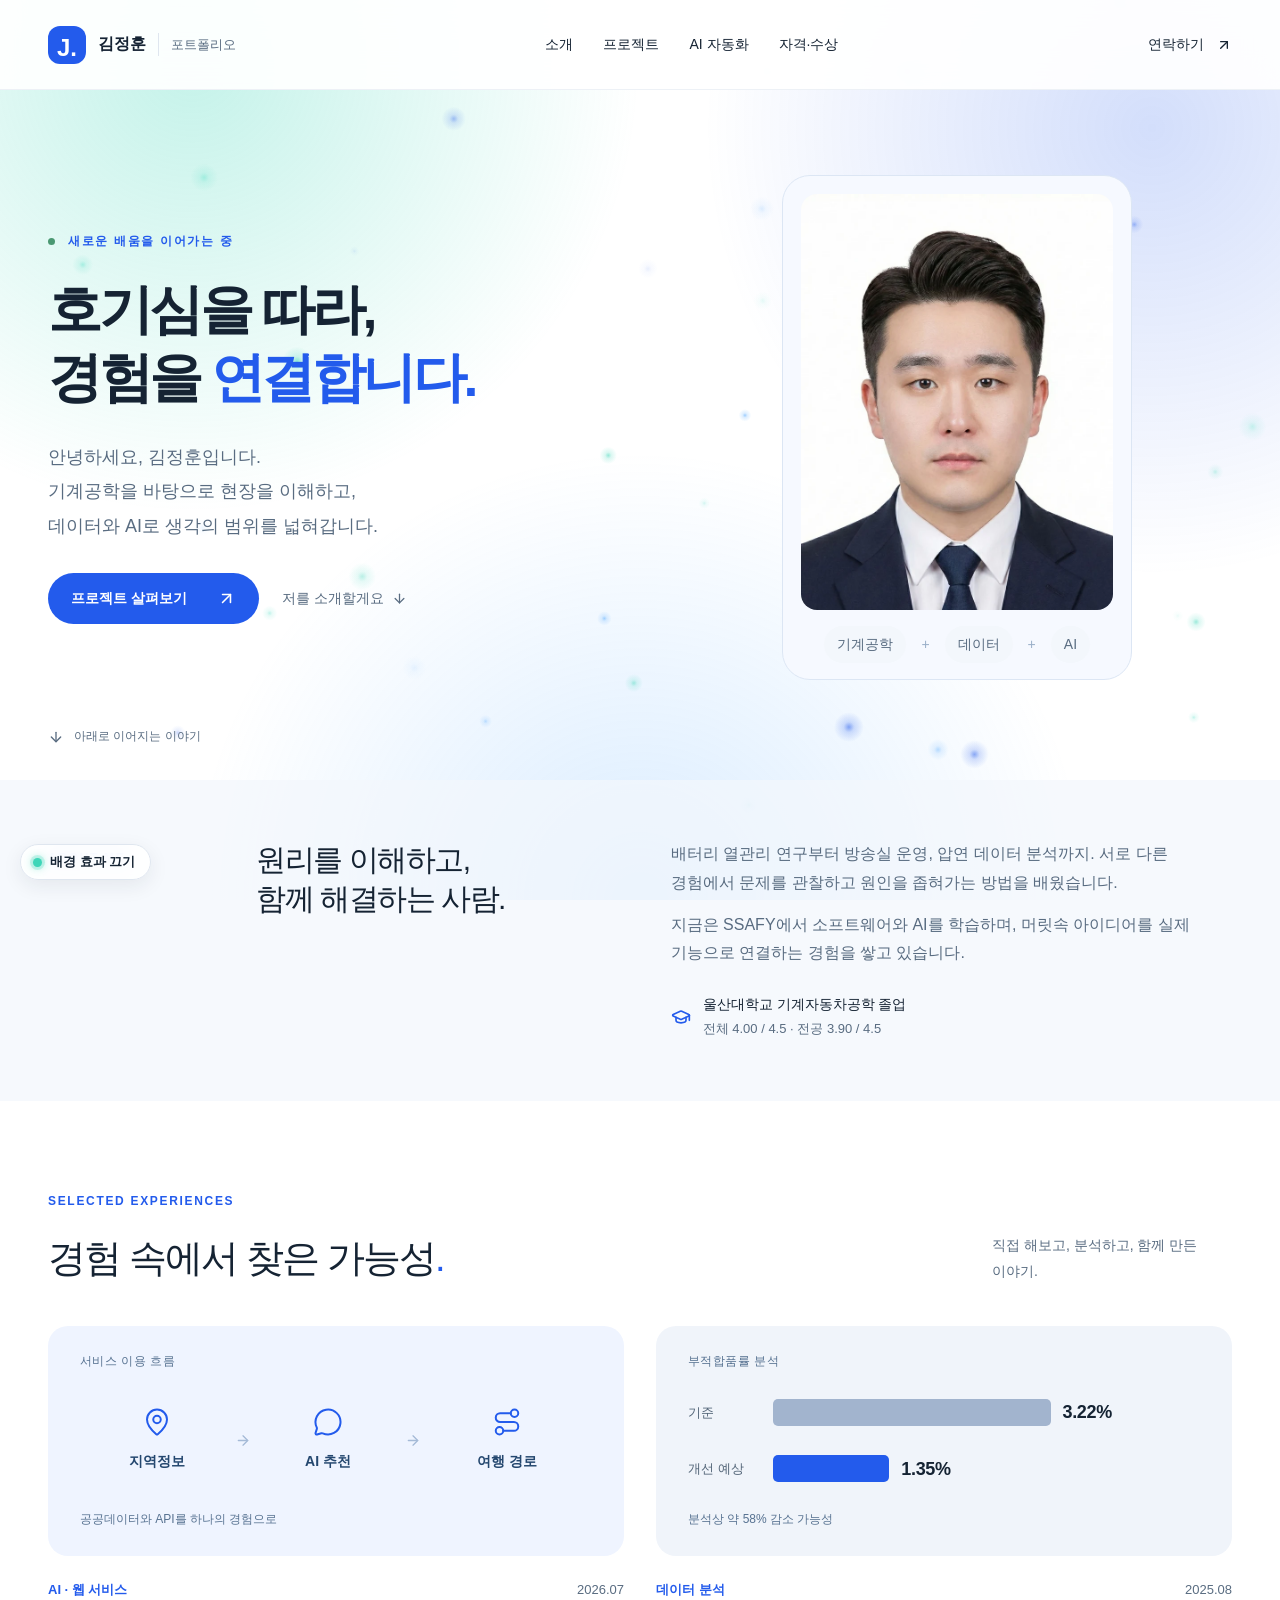
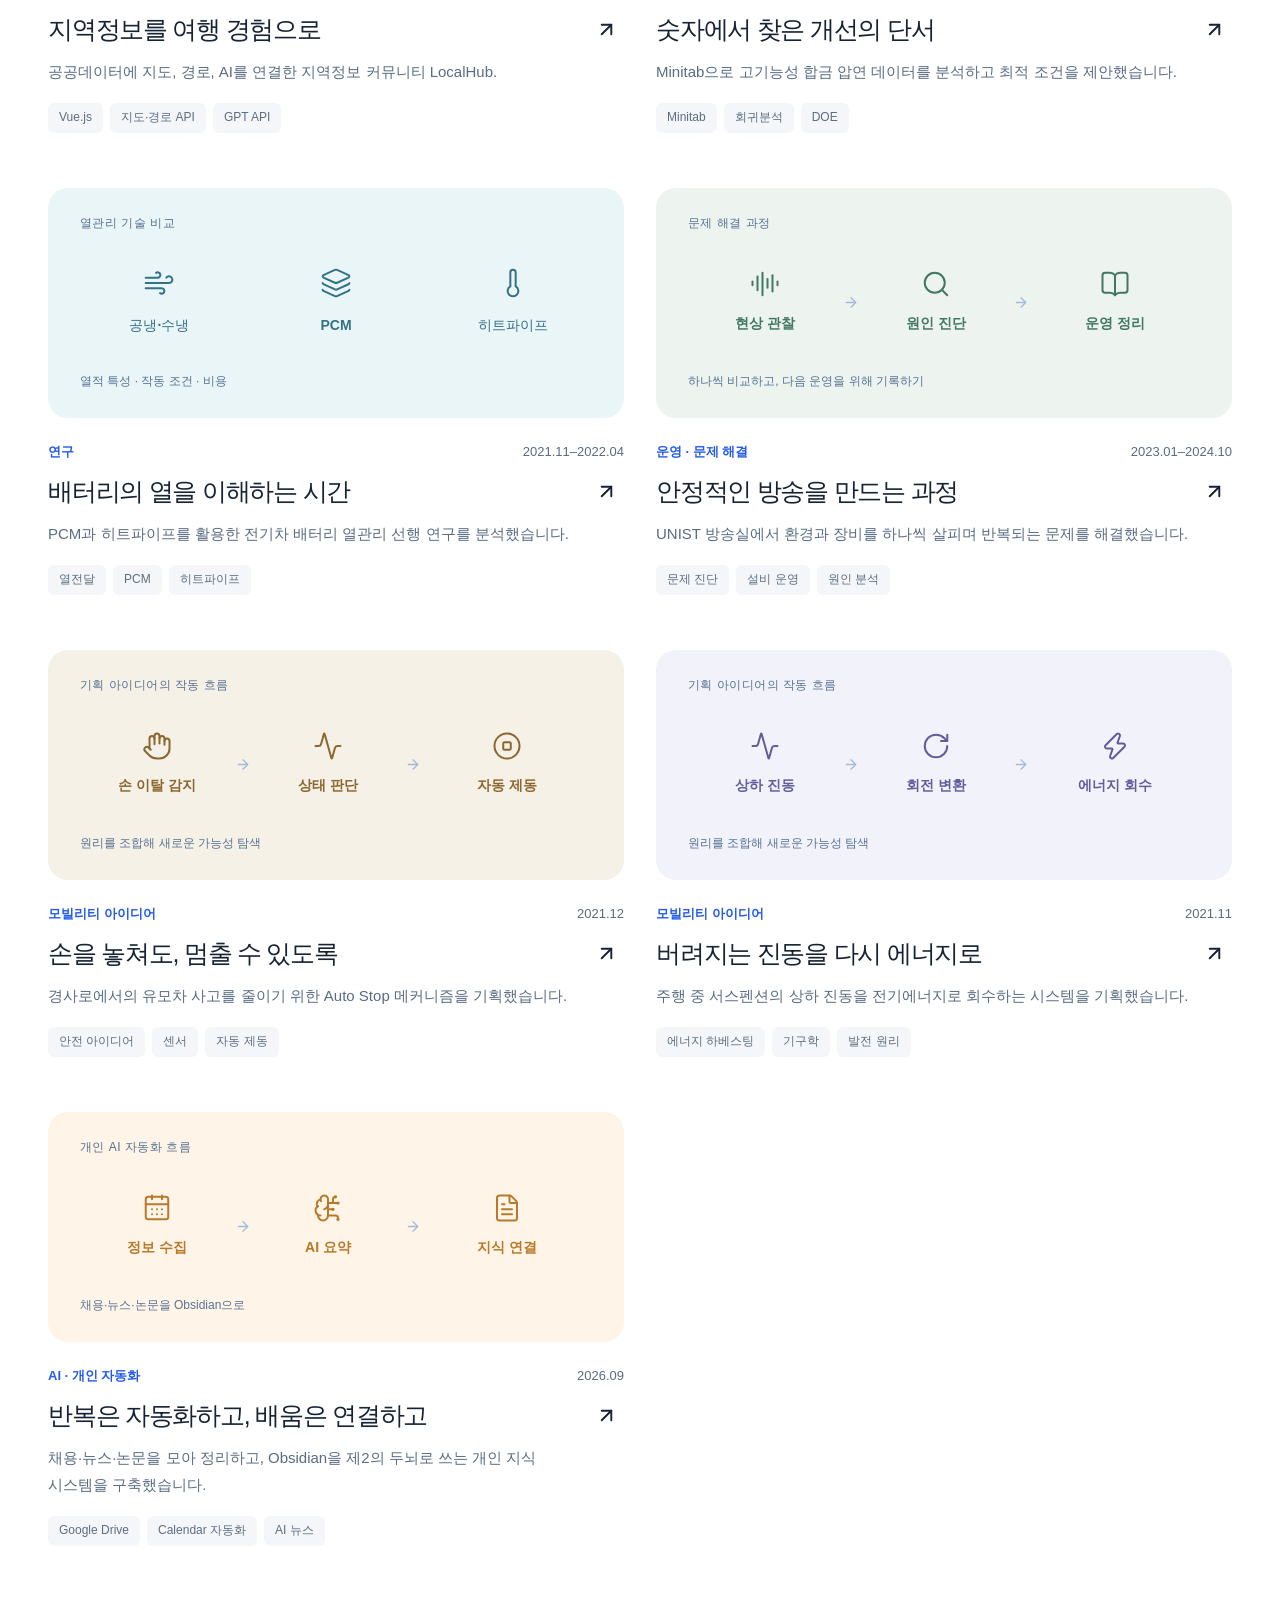
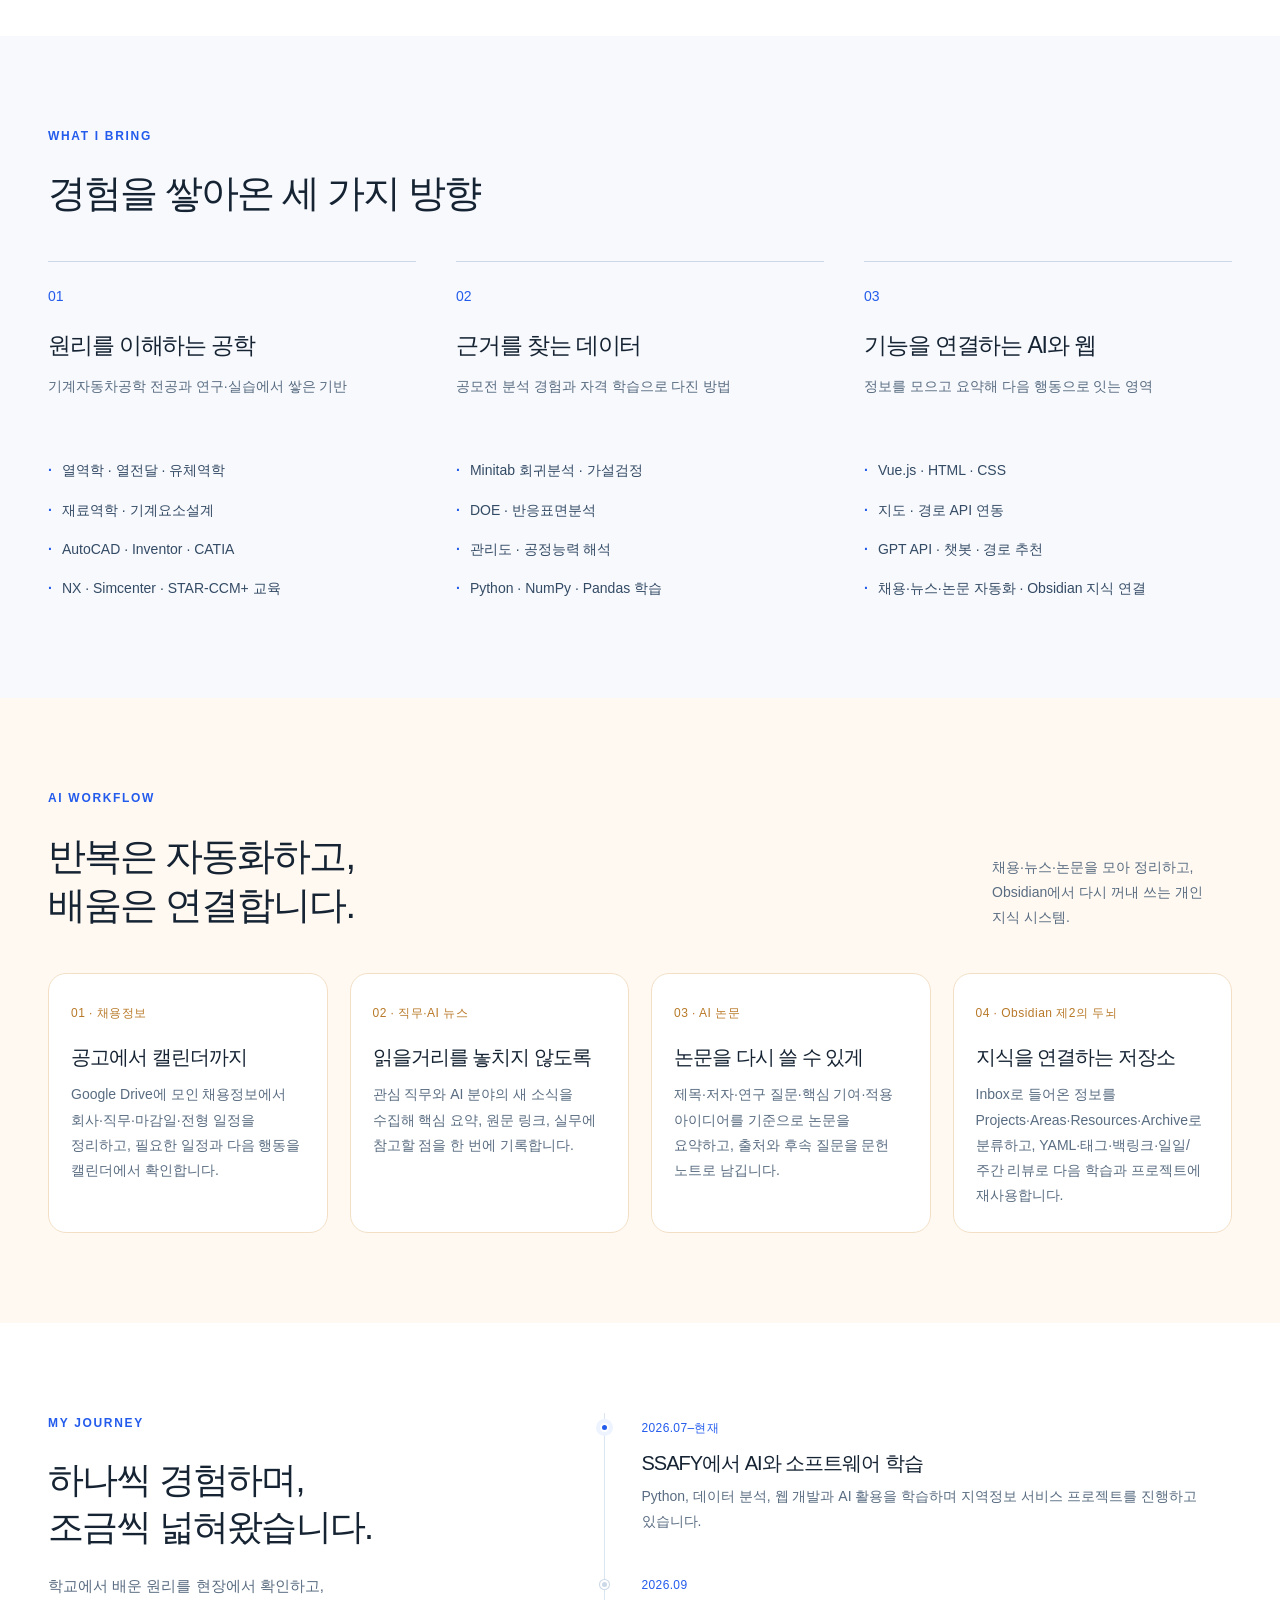
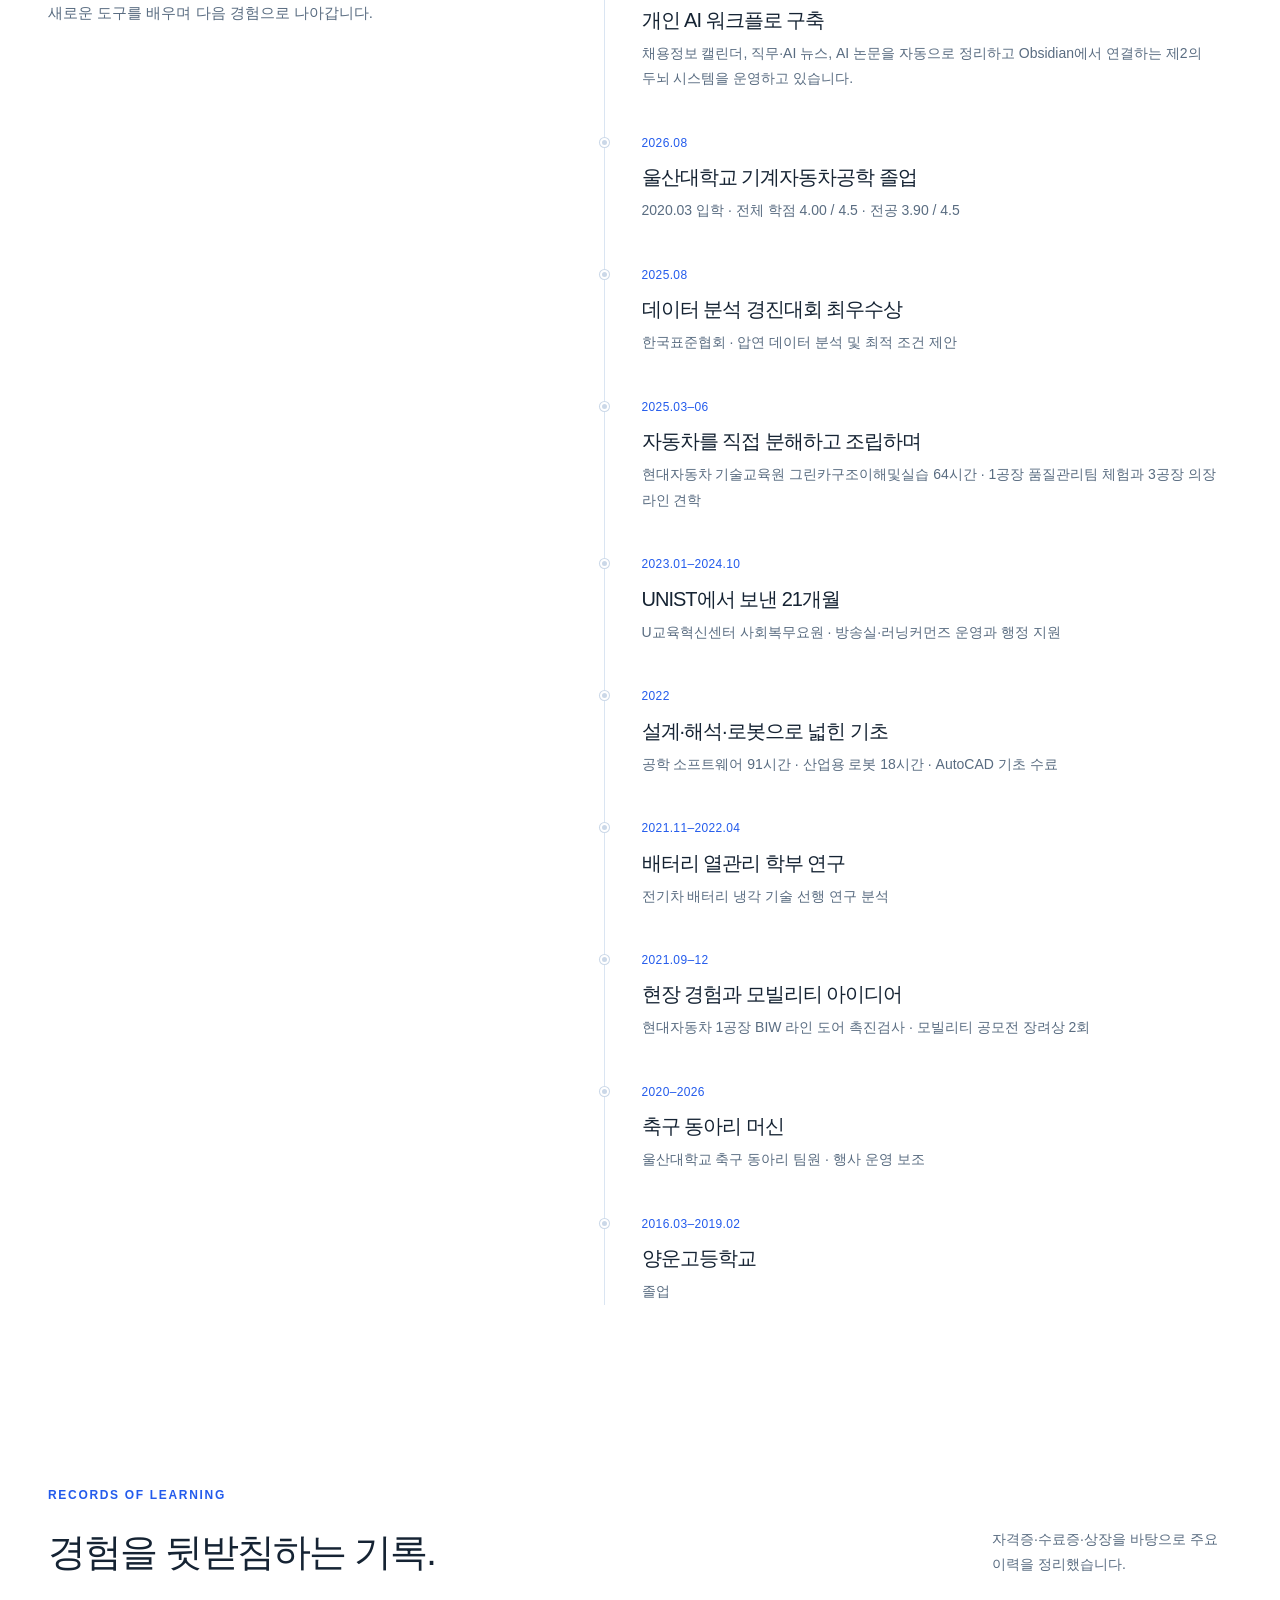
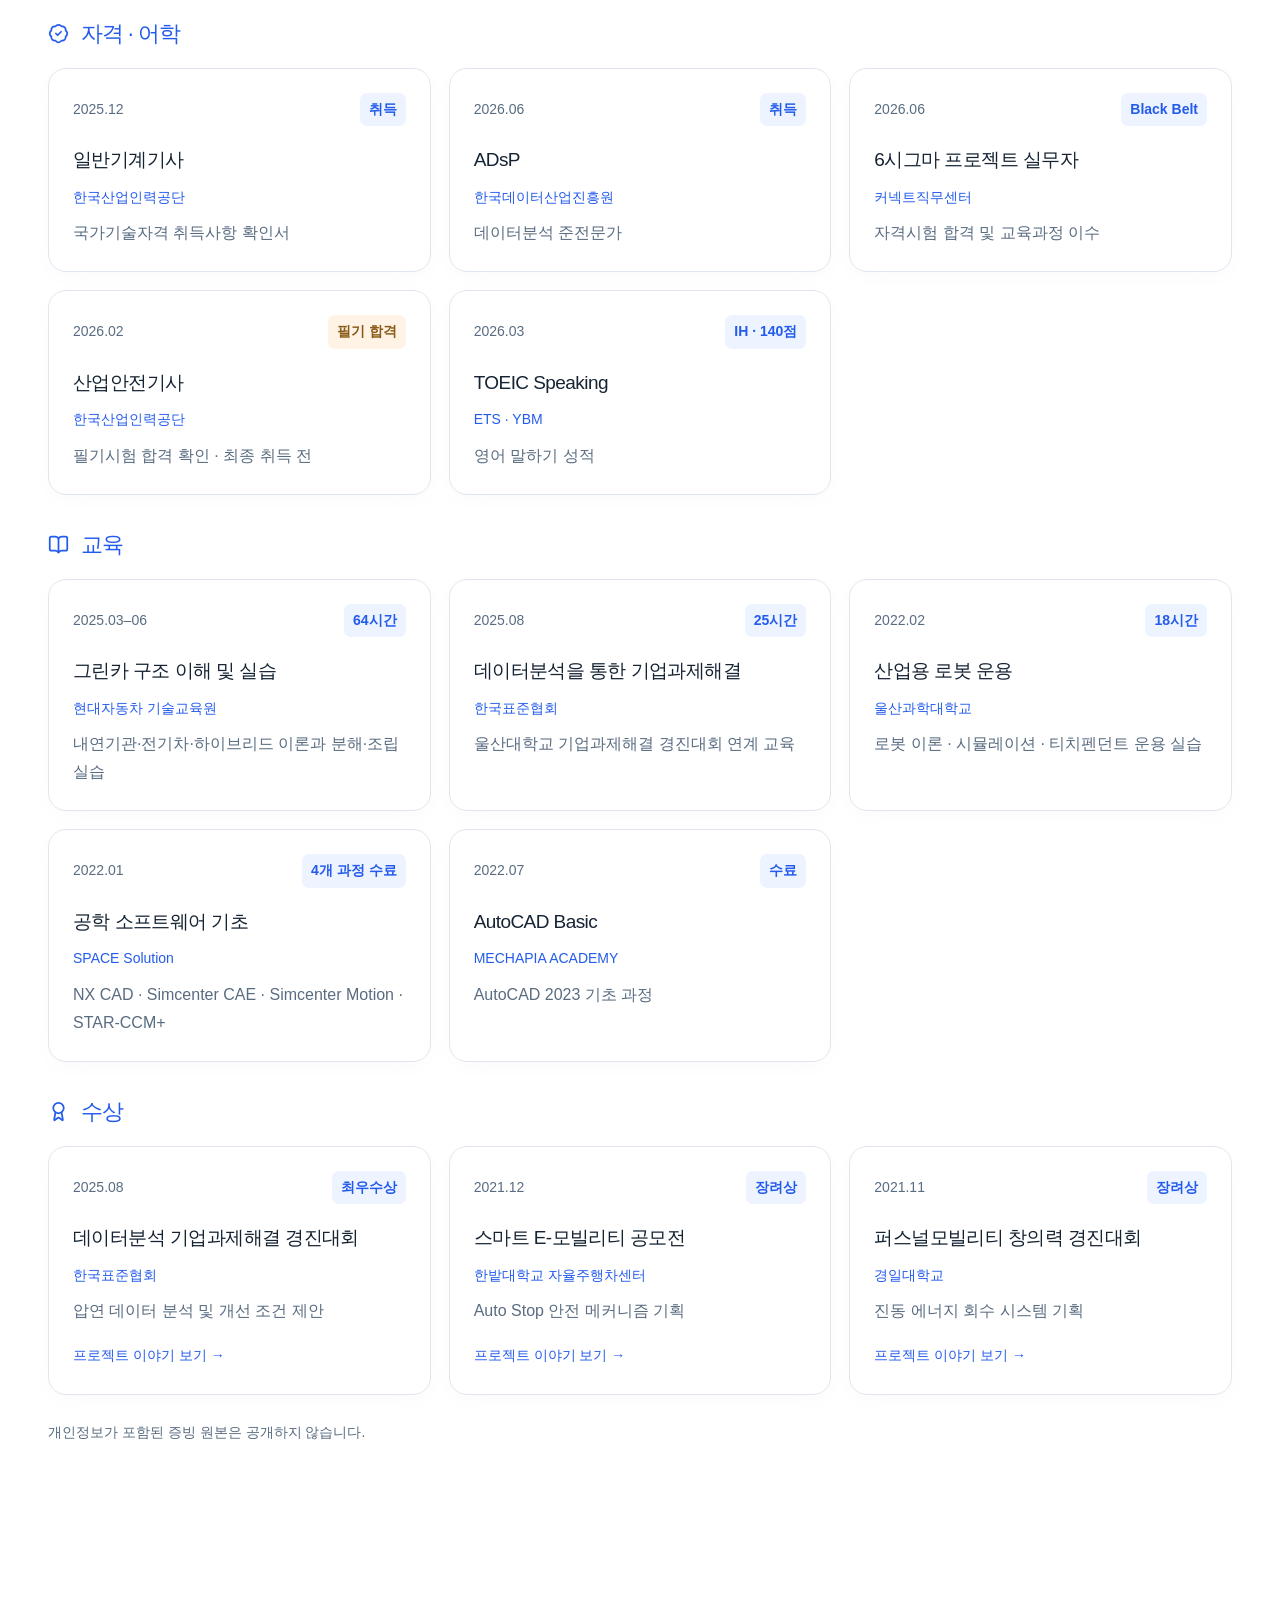
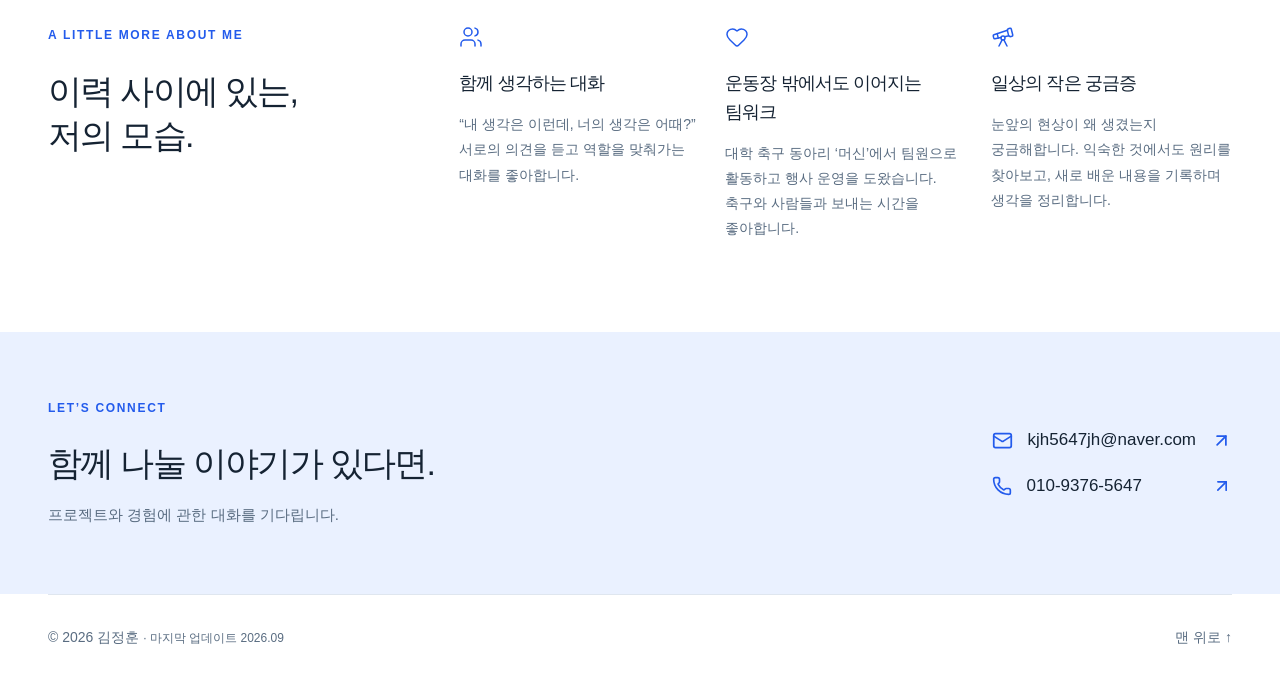
<file: index.html>
<!doctype html>
<html lang="ko"><head><meta charset="utf-8"><meta name="viewport" content="width=device-width, initial-scale=1"><title>김정훈 | 호기심을 따라, 경험을 연결합니다</title><meta name="description" content="기계공학, 데이터 분석, AI와 소프트웨어. 김정훈의 프로젝트와 배움, 현장 경험을 소개합니다."><link rel="stylesheet" href="./assets/style.css"><link rel="stylesheet" href="./assets/fx.css"><script defer src="./assets/site.js"></script><script defer src="./assets/fx.js"></script></head><body><a class="skip-link" href="#main-content">본문으로 건너뛰기</a>
<header class="site-header"><a class="brand" href="#top" aria-label="김정훈 포트폴리오 홈"><span class="brand-mark">J.</span>김정훈<span class="brand-sub">포트폴리오</span></a><nav aria-label="주 메뉴"><a href="#about">소개</a><a href="#projects">프로젝트</a><a href="#ai-automation">AI 자동화</a><a href="#evidence">자격·수상</a></nav><a class="header-contact" href="#contact">연락하기 <svg xmlns="http://www.w3.org/2000/svg" width="16" height="16" viewBox="0 0 24 24" fill="none" stroke="currentColor" stroke-width="2" stroke-linecap="round" stroke-linejoin="round" class="lucide lucide-arrow-up-right" aria-hidden="true"><path d="M7 7h10v10"></path><path d="M7 17 17 7"></path></svg></a></header>
<div id="reading-progress" aria-hidden="true" style="transform: scaleX(0.197134);"></div>
<div id="top"></div>
<main id="main-content"><section class="hero wrap"><div class="hero-copy"><p class="eyebrow"><span class="status-dot"></span> 새로운 배움을 이어가는 중</p><h1>호기심을 따라,<br>경험을 <span>연결합니다.</span></h1><p class="hero-description">안녕하세요, 김정훈입니다.<br>기계공학을 바탕으로 현장을 이해하고,<br>데이터와 AI로 생각의 범위를 넓혀갑니다.</p><div class="hero-actions"><a class="primary-link" href="#projects">프로젝트 살펴보기 <svg xmlns="http://www.w3.org/2000/svg" width="19" height="19" viewBox="0 0 24 24" fill="none" stroke="currentColor" stroke-width="2" stroke-linecap="round" stroke-linejoin="round" class="lucide lucide-arrow-up-right" aria-hidden="true"><path d="M7 7h10v10"></path><path d="M7 17 17 7"></path></svg></a><a class="text-link" href="#about">저를 소개할게요 <svg xmlns="http://www.w3.org/2000/svg" width="15" height="15" viewBox="0 0 24 24" fill="none" stroke="currentColor" stroke-width="2" stroke-linecap="round" stroke-linejoin="round" class="lucide lucide-arrow-down" aria-hidden="true"><path d="M12 5v14"></path><path d="m19 12-7 7-7-7"></path></svg></a></div></div><div class="hero-art portrait-art"><img src="./assets/jeonghun-portrait.webp" alt="김정훈 프로필 사진" width="700" height="934" fetchpriority="high"><div class="art-caption"><span>기계공학</span><i>+</i><span>데이터</span><i>+</i><span>AI</span></div></div><a class="scroll-cue" href="#about"><svg xmlns="http://www.w3.org/2000/svg" width="16" height="16" viewBox="0 0 24 24" fill="none" stroke="currentColor" stroke-width="2" stroke-linecap="round" stroke-linejoin="round" class="lucide lucide-arrow-down" aria-hidden="true"><path d="M12 5v14"></path><path d="m19 12-7 7-7-7"></path></svg> 아래로 이어지는 이야기</a></section><section class="intro-band" id="about"><div class="wrap intro-inner" data-reveal="true"><p class="eyebrow">ABOUT ME</p><h2>원리를 이해하고,<br>함께 해결하는 사람.</h2><div><p>배터리 열관리 연구부터 방송실 운영, 압연 데이터 분석까지. 서로 다른 경험에서 문제를 관찰하고 원인을 좁혀가는 방법을 배웠습니다.</p><p class="intro-second">지금은 SSAFY에서 소프트웨어와 AI를 학습하며, 머릿속 아이디어를 실제 기능으로 연결하는 경험을 쌓고 있습니다.</p><div class="education-inline"><svg xmlns="http://www.w3.org/2000/svg" width="20" height="20" viewBox="0 0 24 24" fill="none" stroke="currentColor" stroke-width="2" stroke-linecap="round" stroke-linejoin="round" class="lucide lucide-graduation-cap" aria-hidden="true"><path d="M21.42 10.922a1 1 0 0 0-.019-1.838L12.83 5.18a2 2 0 0 0-1.66 0L2.6 9.08a1 1 0 0 0 0 1.832l8.57 3.908a2 2 0 0 0 1.66 0z"></path><path d="M22 10v6"></path><path d="M6 12.5V16a6 3 0 0 0 12 0v-3.5"></path></svg><span>울산대학교 기계자동차공학 졸업 <small>전체 4.00 / 4.5 · 전공 3.90 / 4.5</small></span></div></div></div></section><section class="wrap section" id="projects"><div class="section-heading" data-reveal="true"><div><p class="eyebrow">SELECTED EXPERIENCES</p><h2>경험 속에서 찾은 가능성<span class="heading-dot">.</span></h2></div><p>직접 해보고, 분석하고, 함께 만든 이야기.</p></div><div class="project-grid"><a class="project-card" href="./projects/localhub/" data-reveal="true"><div class="project-visual flow-visual route"><span class="visual-label">서비스 이용 흐름</span><div class="flow-steps"><div class="flow-part"><div class="flow-node"><svg xmlns="http://www.w3.org/2000/svg" width="24" height="24" viewBox="0 0 24 24" fill="none" stroke="currentColor" stroke-width="2" stroke-linecap="round" stroke-linejoin="round" class="lucide lucide-map-pin" aria-hidden="true"><path d="M20 10c0 4.993-5.539 10.193-7.399 11.799a1 1 0 0 1-1.202 0C9.539 20.193 4 14.993 4 10a8 8 0 0 1 16 0"></path><circle cx="12" cy="10" r="3"></circle></svg><span>지역정보</span></div><svg xmlns="http://www.w3.org/2000/svg" width="17" height="17" viewBox="0 0 24 24" fill="none" stroke="currentColor" stroke-width="2" stroke-linecap="round" stroke-linejoin="round" class="lucide lucide-arrow-right flow-arrow" aria-hidden="true"><path d="M5 12h14"></path><path d="m12 5 7 7-7 7"></path></svg></div><div class="flow-part"><div class="flow-node"><svg xmlns="http://www.w3.org/2000/svg" width="24" height="24" viewBox="0 0 24 24" fill="none" stroke="currentColor" stroke-width="2" stroke-linecap="round" stroke-linejoin="round" class="lucide lucide-message-circle" aria-hidden="true"><path d="M2.992 16.342a2 2 0 0 1 .094 1.167l-1.065 3.29a1 1 0 0 0 1.236 1.168l3.413-.998a2 2 0 0 1 1.099.092 10 10 0 1 0-4.777-4.719"></path></svg><span>AI 추천</span></div><svg xmlns="http://www.w3.org/2000/svg" width="17" height="17" viewBox="0 0 24 24" fill="none" stroke="currentColor" stroke-width="2" stroke-linecap="round" stroke-linejoin="round" class="lucide lucide-arrow-right flow-arrow" aria-hidden="true"><path d="M5 12h14"></path><path d="m12 5 7 7-7 7"></path></svg></div><div class="flow-part"><div class="flow-node"><svg xmlns="http://www.w3.org/2000/svg" width="24" height="24" viewBox="0 0 24 24" fill="none" stroke="currentColor" stroke-width="2" stroke-linecap="round" stroke-linejoin="round" class="lucide lucide-route" aria-hidden="true"><circle cx="6" cy="19" r="3"></circle><path d="M9 19h8.5a3.5 3.5 0 0 0 0-7h-11a3.5 3.5 0 0 1 0-7H15"></path><circle cx="18" cy="5" r="3"></circle></svg><span>여행 경로</span></div></div></div><span class="visual-foot">공공데이터와 API를 하나의 경험으로</span></div><div class="project-meta"><span>AI · 웹 서비스</span><span>2026.07</span></div><div class="project-title"><h3>지역정보를 여행 경험으로</h3><span class="project-arrow"><svg xmlns="http://www.w3.org/2000/svg" width="23" height="23" viewBox="0 0 24 24" fill="none" stroke="currentColor" stroke-width="2" stroke-linecap="round" stroke-linejoin="round" class="lucide lucide-arrow-up-right" aria-hidden="true"><path d="M7 7h10v10"></path><path d="M7 17 17 7"></path></svg></span></div><p>공공데이터에 지도, 경로, AI를 연결한 지역정보 커뮤니티 LocalHub.</p><div class="tags"><span>Vue.js</span><span>지도·경로 API</span><span>GPT API</span></div></a><a class="project-card" href="./projects/rolling-data/" data-reveal="true"><div class="project-visual data-visual"><span class="visual-label">부적합품률 분석</span><div class="bar-row"><span>기준</span><div class="bar-track"><div class="bar before"></div><b>3.22%</b></div></div><div class="bar-row"><span>개선 예상</span><div class="bar-track"><div class="bar after"></div><b>1.35%</b></div></div><span class="visual-foot">분석상 약 58% 감소 가능성</span></div><div class="project-meta"><span>데이터 분석</span><span>2025.08</span></div><div class="project-title"><h3>숫자에서 찾은 개선의 단서</h3><span class="project-arrow"><svg xmlns="http://www.w3.org/2000/svg" width="23" height="23" viewBox="0 0 24 24" fill="none" stroke="currentColor" stroke-width="2" stroke-linecap="round" stroke-linejoin="round" class="lucide lucide-arrow-up-right" aria-hidden="true"><path d="M7 7h10v10"></path><path d="M7 17 17 7"></path></svg></span></div><p>Minitab으로 고기능성 합금 압연 데이터를 분석하고 최적 조건을 제안했습니다.</p><div class="tags"><span>Minitab</span><span>회귀분석</span><span>DOE</span></div></a><a class="project-card" href="./projects/battery-thermal/" data-reveal="true"><div class="project-visual thermal-visual"><span class="visual-label">열관리 기술 비교</span><div class="visual-columns"><div><svg xmlns="http://www.w3.org/2000/svg" width="24" height="24" viewBox="0 0 24 24" fill="none" stroke="currentColor" stroke-width="2" stroke-linecap="round" stroke-linejoin="round" class="lucide lucide-wind" aria-hidden="true"><path d="M12.8 19.6A2 2 0 1 0 14 16H2"></path><path d="M17.5 8a2.5 2.5 0 1 1 2 4H2"></path><path d="M9.8 4.4A2 2 0 1 1 11 8H2"></path></svg><b>공냉·수냉</b></div><div><svg xmlns="http://www.w3.org/2000/svg" width="24" height="24" viewBox="0 0 24 24" fill="none" stroke="currentColor" stroke-width="2" stroke-linecap="round" stroke-linejoin="round" class="lucide lucide-layers" aria-hidden="true"><path d="M12.83 2.18a2 2 0 0 0-1.66 0L2.6 6.08a1 1 0 0 0 0 1.83l8.58 3.91a2 2 0 0 0 1.66 0l8.58-3.9a1 1 0 0 0 0-1.83z"></path><path d="M2 12a1 1 0 0 0 .58.91l8.6 3.91a2 2 0 0 0 1.65 0l8.58-3.9A1 1 0 0 0 22 12"></path><path d="M2 17a1 1 0 0 0 .58.91l8.6 3.91a2 2 0 0 0 1.65 0l8.58-3.9A1 1 0 0 0 22 17"></path></svg><b>PCM</b></div><div><svg xmlns="http://www.w3.org/2000/svg" width="24" height="24" viewBox="0 0 24 24" fill="none" stroke="currentColor" stroke-width="2" stroke-linecap="round" stroke-linejoin="round" class="lucide lucide-thermometer" aria-hidden="true"><path d="M14 4v10.54a4 4 0 1 1-4 0V4a2 2 0 0 1 4 0Z"></path></svg><b>히트파이프</b></div></div><span class="visual-foot">열적 특성 · 작동 조건 · 비용</span></div><div class="project-meta"><span>연구</span><span>2021.11–2022.04</span></div><div class="project-title"><h3>배터리의 열을 이해하는 시간</h3><span class="project-arrow"><svg xmlns="http://www.w3.org/2000/svg" width="23" height="23" viewBox="0 0 24 24" fill="none" stroke="currentColor" stroke-width="2" stroke-linecap="round" stroke-linejoin="round" class="lucide lucide-arrow-up-right" aria-hidden="true"><path d="M7 7h10v10"></path><path d="M7 17 17 7"></path></svg></span></div><p>PCM과 히트파이프를 활용한 전기차 배터리 열관리 선행 연구를 분석했습니다.</p><div class="tags"><span>열전달</span><span>PCM</span><span>히트파이프</span></div></a><a class="project-card" href="./projects/unist-studio/" data-reveal="true"><div class="project-visual flow-visual studio"><span class="visual-label">문제 해결 과정</span><div class="flow-steps"><div class="flow-part"><div class="flow-node"><svg xmlns="http://www.w3.org/2000/svg" width="24" height="24" viewBox="0 0 24 24" fill="none" stroke="currentColor" stroke-width="2" stroke-linecap="round" stroke-linejoin="round" class="lucide lucide-audio-lines" aria-hidden="true"><path d="M2 10v3"></path><path d="M6 6v11"></path><path d="M10 3v18"></path><path d="M14 8v7"></path><path d="M18 5v13"></path><path d="M22 10v3"></path></svg><span>현상 관찰</span></div><svg xmlns="http://www.w3.org/2000/svg" width="17" height="17" viewBox="0 0 24 24" fill="none" stroke="currentColor" stroke-width="2" stroke-linecap="round" stroke-linejoin="round" class="lucide lucide-arrow-right flow-arrow" aria-hidden="true"><path d="M5 12h14"></path><path d="m12 5 7 7-7 7"></path></svg></div><div class="flow-part"><div class="flow-node"><svg xmlns="http://www.w3.org/2000/svg" width="24" height="24" viewBox="0 0 24 24" fill="none" stroke="currentColor" stroke-width="2" stroke-linecap="round" stroke-linejoin="round" class="lucide lucide-search" aria-hidden="true"><path d="m21 21-4.34-4.34"></path><circle cx="11" cy="11" r="8"></circle></svg><span>원인 진단</span></div><svg xmlns="http://www.w3.org/2000/svg" width="17" height="17" viewBox="0 0 24 24" fill="none" stroke="currentColor" stroke-width="2" stroke-linecap="round" stroke-linejoin="round" class="lucide lucide-arrow-right flow-arrow" aria-hidden="true"><path d="M5 12h14"></path><path d="m12 5 7 7-7 7"></path></svg></div><div class="flow-part"><div class="flow-node"><svg xmlns="http://www.w3.org/2000/svg" width="24" height="24" viewBox="0 0 24 24" fill="none" stroke="currentColor" stroke-width="2" stroke-linecap="round" stroke-linejoin="round" class="lucide lucide-book-open" aria-hidden="true"><path d="M12 5v16"></path><path d="M20.001 19A2 2 0 0022 17V5a2 2 0 00-1.999-2L16 3.002A5 5 0 0012 5a5 5 0 00-4-2H4a2 2 0 00-2 2v12a2 2 0 001.999 2H8a5 5 0 014 2 5 5 0 014-2z"></path></svg><span>운영 정리</span></div></div></div><span class="visual-foot">하나씩 비교하고, 다음 운영을 위해 기록하기</span></div><div class="project-meta"><span>운영 · 문제 해결</span><span>2023.01–2024.10</span></div><div class="project-title"><h3>안정적인 방송을 만드는 과정</h3><span class="project-arrow"><svg xmlns="http://www.w3.org/2000/svg" width="23" height="23" viewBox="0 0 24 24" fill="none" stroke="currentColor" stroke-width="2" stroke-linecap="round" stroke-linejoin="round" class="lucide lucide-arrow-up-right" aria-hidden="true"><path d="M7 7h10v10"></path><path d="M7 17 17 7"></path></svg></span></div><p>UNIST 방송실에서 환경과 장비를 하나씩 살피며 반복되는 문제를 해결했습니다.</p><div class="tags"><span>문제 진단</span><span>설비 운영</span><span>원인 분석</span></div></a><a class="project-card reveal-wait" href="./projects/auto-stop/" data-reveal="true"><div class="project-visual flow-visual stop"><span class="visual-label">기획 아이디어의 작동 흐름</span><div class="flow-steps"><div class="flow-part"><div class="flow-node"><svg xmlns="http://www.w3.org/2000/svg" width="24" height="24" viewBox="0 0 24 24" fill="none" stroke="currentColor" stroke-width="2" stroke-linecap="round" stroke-linejoin="round" class="lucide lucide-hand" aria-hidden="true"><path d="M18 11V6a2 2 0 0 0-2-2a2 2 0 0 0-2 2"></path><path d="M14 10V4a2 2 0 0 0-2-2a2 2 0 0 0-2 2v2"></path><path d="M10 10.5V6a2 2 0 0 0-2-2a2 2 0 0 0-2 2v8"></path><path d="M18 8a2 2 0 1 1 4 0v6a8 8 0 0 1-8 8h-2c-2.8 0-4.5-.86-5.99-2.34l-3.6-3.6a2 2 0 0 1 2.83-2.82L7 15"></path></svg><span>손 이탈 감지</span></div><svg xmlns="http://www.w3.org/2000/svg" width="17" height="17" viewBox="0 0 24 24" fill="none" stroke="currentColor" stroke-width="2" stroke-linecap="round" stroke-linejoin="round" class="lucide lucide-arrow-right flow-arrow" aria-hidden="true"><path d="M5 12h14"></path><path d="m12 5 7 7-7 7"></path></svg></div><div class="flow-part"><div class="flow-node"><svg xmlns="http://www.w3.org/2000/svg" width="24" height="24" viewBox="0 0 24 24" fill="none" stroke="currentColor" stroke-width="2" stroke-linecap="round" stroke-linejoin="round" class="lucide lucide-activity" aria-hidden="true"><path d="M22 12h-2.48a2 2 0 0 0-1.93 1.46l-2.35 8.36a.25.25 0 0 1-.48 0L9.24 2.18a.25.25 0 0 0-.48 0l-2.35 8.36A2 2 0 0 1 4.49 12H2"></path></svg><span>상태 판단</span></div><svg xmlns="http://www.w3.org/2000/svg" width="17" height="17" viewBox="0 0 24 24" fill="none" stroke="currentColor" stroke-width="2" stroke-linecap="round" stroke-linejoin="round" class="lucide lucide-arrow-right flow-arrow" aria-hidden="true"><path d="M5 12h14"></path><path d="m12 5 7 7-7 7"></path></svg></div><div class="flow-part"><div class="flow-node"><svg xmlns="http://www.w3.org/2000/svg" width="24" height="24" viewBox="0 0 24 24" fill="none" stroke="currentColor" stroke-width="2" stroke-linecap="round" stroke-linejoin="round" class="lucide lucide-circle-stop" aria-hidden="true"><circle cx="12" cy="12" r="10"></circle><rect x="9" y="9" width="6" height="6" rx="1"></rect></svg><span>자동 제동</span></div></div></div><span class="visual-foot">원리를 조합해 새로운 가능성 탐색</span></div><div class="project-meta"><span>모빌리티 아이디어</span><span>2021.12</span></div><div class="project-title"><h3>손을 놓쳐도, 멈출 수 있도록</h3><span class="project-arrow"><svg xmlns="http://www.w3.org/2000/svg" width="23" height="23" viewBox="0 0 24 24" fill="none" stroke="currentColor" stroke-width="2" stroke-linecap="round" stroke-linejoin="round" class="lucide lucide-arrow-up-right" aria-hidden="true"><path d="M7 7h10v10"></path><path d="M7 17 17 7"></path></svg></span></div><p>경사로에서의 유모차 사고를 줄이기 위한 Auto Stop 메커니즘을 기획했습니다.</p><div class="tags"><span>안전 아이디어</span><span>센서</span><span>자동 제동</span></div></a><a class="project-card reveal-wait" href="./projects/energy-harvesting/" data-reveal="true"><div class="project-visual flow-visual energy"><span class="visual-label">기획 아이디어의 작동 흐름</span><div class="flow-steps"><div class="flow-part"><div class="flow-node"><svg xmlns="http://www.w3.org/2000/svg" width="24" height="24" viewBox="0 0 24 24" fill="none" stroke="currentColor" stroke-width="2" stroke-linecap="round" stroke-linejoin="round" class="lucide lucide-activity" aria-hidden="true"><path d="M22 12h-2.48a2 2 0 0 0-1.93 1.46l-2.35 8.36a.25.25 0 0 1-.48 0L9.24 2.18a.25.25 0 0 0-.48 0l-2.35 8.36A2 2 0 0 1 4.49 12H2"></path></svg><span>상하 진동</span></div><svg xmlns="http://www.w3.org/2000/svg" width="17" height="17" viewBox="0 0 24 24" fill="none" stroke="currentColor" stroke-width="2" stroke-linecap="round" stroke-linejoin="round" class="lucide lucide-arrow-right flow-arrow" aria-hidden="true"><path d="M5 12h14"></path><path d="m12 5 7 7-7 7"></path></svg></div><div class="flow-part"><div class="flow-node"><svg xmlns="http://www.w3.org/2000/svg" width="24" height="24" viewBox="0 0 24 24" fill="none" stroke="currentColor" stroke-width="2" stroke-linecap="round" stroke-linejoin="round" class="lucide lucide-rotate-cw" aria-hidden="true"><path d="M21 12a9 9 0 1 1-9-9c2.52 0 4.93 1 6.74 2.74L21 8"></path><path d="M21 3v5h-5"></path></svg><span>회전 변환</span></div><svg xmlns="http://www.w3.org/2000/svg" width="17" height="17" viewBox="0 0 24 24" fill="none" stroke="currentColor" stroke-width="2" stroke-linecap="round" stroke-linejoin="round" class="lucide lucide-arrow-right flow-arrow" aria-hidden="true"><path d="M5 12h14"></path><path d="m12 5 7 7-7 7"></path></svg></div><div class="flow-part"><div class="flow-node"><svg xmlns="http://www.w3.org/2000/svg" width="24" height="24" viewBox="0 0 24 24" fill="none" stroke="currentColor" stroke-width="2" stroke-linecap="round" stroke-linejoin="round" class="lucide lucide-zap" aria-hidden="true"><path d="M15.914 4a1.5 1.5 0 00-2.474-1.561l-9 9A1.5 1.5 0 005.5 14h4.002a.5.5 0 01.471.666L8.086 20a1.5 1.5 0 002.475 1.56l9-9A1.5 1.5 0 0018.5 10h-3.997a.5.5 0 01-.472-.667z"></path></svg><span>에너지 회수</span></div></div></div><span class="visual-foot">원리를 조합해 새로운 가능성 탐색</span></div><div class="project-meta"><span>모빌리티 아이디어</span><span>2021.11</span></div><div class="project-title"><h3>버려지는 진동을 다시 에너지로</h3><span class="project-arrow"><svg xmlns="http://www.w3.org/2000/svg" width="23" height="23" viewBox="0 0 24 24" fill="none" stroke="currentColor" stroke-width="2" stroke-linecap="round" stroke-linejoin="round" class="lucide lucide-arrow-up-right" aria-hidden="true"><path d="M7 7h10v10"></path><path d="M7 17 17 7"></path></svg></span></div><p>주행 중 서스펜션의 상하 진동을 전기에너지로 회수하는 시스템을 기획했습니다.</p><div class="tags"><span>에너지 하베스팅</span><span>기구학</span><span>발전 원리</span></div></a><a class="project-card reveal-wait" href="./projects/ai-workflow/" data-reveal="true"><div class="project-visual flow-visual automation"><span class="visual-label">개인 AI 자동화 흐름</span><div class="flow-steps"><div class="flow-part"><div class="flow-node"><svg xmlns="http://www.w3.org/2000/svg" width="24" height="24" viewBox="0 0 24 24" fill="none" stroke="currentColor" stroke-width="2" stroke-linecap="round" stroke-linejoin="round" class="lucide lucide-calendar-days" aria-hidden="true"><path d="M8 2v3"></path><path d="M16 2v3"></path><rect x="3" y="3" width="18" height="18" rx="2"></rect><path d="M3 9h18"></path><path d="M8 13h.01"></path><path d="M12 13h.01"></path><path d="M16 13h.01"></path><path d="M8 17h.01"></path><path d="M12 17h.01"></path><path d="M16 17h.01"></path></svg><span>정보 수집</span></div><svg xmlns="http://www.w3.org/2000/svg" width="17" height="17" viewBox="0 0 24 24" fill="none" stroke="currentColor" stroke-width="2" stroke-linecap="round" stroke-linejoin="round" class="lucide lucide-arrow-right flow-arrow" aria-hidden="true"><path d="M5 12h14"></path><path d="m12 5 7 7-7 7"></path></svg></div><div class="flow-part"><div class="flow-node"><svg xmlns="http://www.w3.org/2000/svg" width="24" height="24" viewBox="0 0 24 24" fill="none" stroke="currentColor" stroke-width="2" stroke-linecap="round" stroke-linejoin="round" class="lucide lucide-brain-circuit" aria-hidden="true"><path d="M12 5a3 3 0 1 0-5.997.125 4 4 0 0 0-2.526 5.77 4 4 0 0 0 .556 6.588A4 4 0 1 0 12 18Z"></path><path d="M9 13a4.5 4.5 0 0 0 3-4"></path><path d="M6.003 5.125A3 3 0 0 0 6.401 6.5"></path><path d="M3.477 10.896a4 4 0 0 1 .585-.396"></path><path d="M6 18a4 4 0 0 1-1.967-.516"></path><path d="M12 13h4"></path><path d="M12 18h6a2 2 0 0 1 2 2v1"></path><path d="M12 8h8"></path><path d="M16 8V5a2 2 0 0 1 2-2"></path><circle cx="16" cy="13" r=".5"></circle><circle cx="18" cy="3" r=".5"></circle><circle cx="20" cy="21" r=".5"></circle><circle cx="20" cy="8" r=".5"></circle></svg><span>AI 요약</span></div><svg xmlns="http://www.w3.org/2000/svg" width="17" height="17" viewBox="0 0 24 24" fill="none" stroke="currentColor" stroke-width="2" stroke-linecap="round" stroke-linejoin="round" class="lucide lucide-arrow-right flow-arrow" aria-hidden="true"><path d="M5 12h14"></path><path d="m12 5 7 7-7 7"></path></svg></div><div class="flow-part"><div class="flow-node"><svg xmlns="http://www.w3.org/2000/svg" width="24" height="24" viewBox="0 0 24 24" fill="none" stroke="currentColor" stroke-width="2" stroke-linecap="round" stroke-linejoin="round" class="lucide lucide-file-text" aria-hidden="true"><path d="M6 22a2 2 0 0 1-2-2V4a2 2 0 0 1 2-2h8a2.4 2.4 0 0 1 1.704.706l3.588 3.588A2.4 2.4 0 0 1 20 8v12a2 2 0 0 1-2 2z"></path><path d="M14 2v5a1 1 0 0 0 1 1h5"></path><path d="M10 9H8"></path><path d="M16 13H8"></path><path d="M16 17H8"></path></svg><span>지식 연결</span></div></div></div><span class="visual-foot">채용·뉴스·논문을 Obsidian으로</span></div><div class="project-meta"><span>AI · 개인 자동화</span><span>2026.09</span></div><div class="project-title"><h3>반복은 자동화하고, 배움은 연결하고</h3><span class="project-arrow"><svg xmlns="http://www.w3.org/2000/svg" width="23" height="23" viewBox="0 0 24 24" fill="none" stroke="currentColor" stroke-width="2" stroke-linecap="round" stroke-linejoin="round" class="lucide lucide-arrow-up-right" aria-hidden="true"><path d="M7 7h10v10"></path><path d="M7 17 17 7"></path></svg></span></div><p>채용·뉴스·논문을 모아 정리하고, Obsidian을 제2의 두뇌로 쓰는 개인 지식 시스템을 구축했습니다.</p><div class="tags"><span>Google Drive</span><span>Calendar 자동화</span><span>AI 뉴스</span></div></a></div></section><section class="skills-band"><div class="wrap section"><div class="section-heading reveal-wait" data-reveal="true"><div><p class="eyebrow">WHAT I BRING</p><h2>경험을 쌓아온 세 가지 방향</h2></div></div><div class="skills-grid"><article data-reveal="true" class="reveal-wait"><span class="skill-no">0<!-- -->1</span><h3>원리를 이해하는 공학</h3><p>기계자동차공학 전공과 연구·실습에서 쌓은 기반</p><ul><li>열역학 · 열전달 · 유체역학</li><li>재료역학 · 기계요소설계</li><li>AutoCAD · Inventor · CATIA</li><li>NX · Simcenter · STAR-CCM+ 교육</li></ul></article><article data-reveal="true" class="reveal-wait"><span class="skill-no">0<!-- -->2</span><h3>근거를 찾는 데이터</h3><p>공모전 분석 경험과 자격 학습으로 다진 방법</p><ul><li>Minitab 회귀분석 · 가설검정</li><li>DOE · 반응표면분석</li><li>관리도 · 공정능력 해석</li><li>Python · NumPy · Pandas 학습</li></ul></article><article data-reveal="true" class="reveal-wait"><span class="skill-no">0<!-- -->3</span><h3>기능을 연결하는 AI와 웹</h3><p>정보를 모으고 요약해 다음 행동으로 잇는 영역</p><ul><li>Vue.js · HTML · CSS</li><li>지도 · 경로 API 연동</li><li>GPT API · 챗봇 · 경로 추천</li><li>채용·뉴스·논문 자동화 · Obsidian 지식 연결</li></ul></article></div></div></section><section class="automation-band" id="ai-automation"><div class="wrap section"><div class="section-heading reveal-wait" data-reveal="true"><div><p class="eyebrow">AI WORKFLOW</p><h2>반복은 자동화하고,<br>배움은 연결합니다.</h2></div><p>채용·뉴스·논문을 모아 정리하고, Obsidian에서 다시 꺼내 쓰는 개인 지식 시스템.</p></div><div class="automation-grid"><article data-reveal="true" class="reveal-wait"><span>01 · 채용정보</span><h3>공고에서 캘린더까지</h3><p>Google Drive에 모인 채용정보에서 회사·직무·마감일·전형 일정을 정리하고, 필요한 일정과 다음 행동을 캘린더에서 확인합니다.</p></article><article data-reveal="true" class="reveal-wait"><span>02 · 직무·AI 뉴스</span><h3>읽을거리를 놓치지 않도록</h3><p>관심 직무와 AI 분야의 새 소식을 수집해 핵심 요약, 원문 링크, 실무에 참고할 점을 한 번에 기록합니다.</p></article><article data-reveal="true" class="reveal-wait"><span>03 · AI 논문</span><h3>논문을 다시 쓸 수 있게</h3><p>제목·저자·연구 질문·핵심 기여·적용 아이디어를 기준으로 논문을 요약하고, 출처와 후속 질문을 문헌 노트로 남깁니다.</p></article><article data-reveal="true" class="reveal-wait"><span>04 · Obsidian 제2의 두뇌</span><h3>지식을 연결하는 저장소</h3><p>Inbox로 들어온 정보를 Projects·Areas·Resources·Archive로 분류하고, YAML·태그·백링크·일일/주간 리뷰로 다음 학습과 프로젝트에 재사용합니다.</p></article></div></div></section><section class="wrap section journey-section" id="journey"><div class="journey-intro reveal-wait" data-reveal="true"><p class="eyebrow">MY JOURNEY</p><h2>하나씩 경험하며,<br>조금씩 넓혀왔습니다.</h2><p>학교에서 배운 원리를 현장에서 확인하고,<br>새로운 도구를 배우며 다음 경험으로 나아갑니다.</p></div><ol class="timeline"><li data-reveal="true" class="reveal-wait"><span class="timeline-date">2026.07–현재</span><h3>SSAFY에서 AI와 소프트웨어 학습</h3><p>Python, 데이터 분석, 웹 개발과 AI 활용을 학습하며 지역정보 서비스 프로젝트를 진행하고 있습니다.</p></li><li data-reveal="true" class="reveal-wait"><span class="timeline-date">2026.09</span><h3>개인 AI 워크플로 구축</h3><p>채용정보 캘린더, 직무·AI 뉴스, AI 논문을 자동으로 정리하고 Obsidian에서 연결하는 제2의 두뇌 시스템을 운영하고 있습니다.</p></li><li data-reveal="true" class="reveal-wait"><span class="timeline-date">2026.08</span><h3>울산대학교 기계자동차공학 졸업</h3><p>2020.03 입학 · 전체 학점 4.00 / 4.5 · 전공 3.90 / 4.5</p></li><li data-reveal="true" class="reveal-wait"><span class="timeline-date">2025.08</span><h3>데이터 분석 경진대회 최우수상</h3><p>한국표준협회 · 압연 데이터 분석 및 최적 조건 제안</p></li><li data-reveal="true" class="reveal-wait"><span class="timeline-date">2025.03–06</span><h3>자동차를 직접 분해하고 조립하며</h3><p>현대자동차 기술교육원 그린카구조이해및실습 64시간 · 1공장 품질관리팀 체험과 3공장 의장 라인 견학</p></li><li data-reveal="true" class="reveal-wait"><span class="timeline-date">2023.01–2024.10</span><h3>UNIST에서 보낸 21개월</h3><p>U교육혁신센터 사회복무요원 · 방송실·러닝커먼즈 운영과 행정 지원</p></li><li data-reveal="true" class="reveal-wait"><span class="timeline-date">2022</span><h3>설계·해석·로봇으로 넓힌 기초</h3><p>공학 소프트웨어 91시간 · 산업용 로봇 18시간 · AutoCAD 기초 수료</p></li><li data-reveal="true" class="reveal-wait"><span class="timeline-date">2021.11–2022.04</span><h3>배터리 열관리 학부 연구</h3><p>전기차 배터리 냉각 기술 선행 연구 분석</p></li><li data-reveal="true" class="reveal-wait"><span class="timeline-date">2021.09–12</span><h3>현장 경험과 모빌리티 아이디어</h3><p>현대자동차 1공장 BIW 라인 도어 촉진검사 · 모빌리티 공모전 장려상 2회</p></li><li data-reveal="true" class="reveal-wait"><span class="timeline-date">2020–2026</span><h3>축구 동아리 머신</h3><p>울산대학교 축구 동아리 팀원 · 행사 운영 보조</p></li><li data-reveal="true" class="reveal-wait"><span class="timeline-date">2016.03–2019.02</span><h3>양운고등학교</h3><p>졸업</p></li></ol></section><section class="evidence-section wrap section" id="evidence"><div class="section-heading reveal-wait" data-reveal="true"><div><p class="eyebrow">RECORDS OF LEARNING</p><h2>경험을 뒷받침하는 기록.</h2></div><p>자격증·수료증·상장을 바탕으로 주요 이력을 정리했습니다.</p></div><div class="evidence-group"><h3><svg xmlns="http://www.w3.org/2000/svg" width="21" height="21" viewBox="0 0 24 24" fill="none" stroke="currentColor" stroke-width="2" stroke-linecap="round" stroke-linejoin="round" class="lucide lucide-badge-check" aria-hidden="true"><path d="M3.85 8.62a4 4 0 0 1 4.78-4.77 4 4 0 0 1 6.74 0 4 4 0 0 1 4.78 4.78 4 4 0 0 1 0 6.74 4 4 0 0 1-4.77 4.78 4 4 0 0 1-6.75 0 4 4 0 0 1-4.78-4.77 4 4 0 0 1 0-6.76Z"></path><path d="m9 12 2 2 4-4"></path></svg> <!-- -->자격 · 어학</h3><div class="evidence-grid"><article class="evidence-card reveal-wait" data-reveal="true"><div class="evidence-top"><span>2025.12</span><strong class="">취득</strong></div><h4>일반기계기사</h4><p class="evidence-issuer">한국산업인력공단</p><p>국가기술자격 취득사항 확인서</p></article><article class="evidence-card reveal-wait" data-reveal="true"><div class="evidence-top"><span>2026.06</span><strong class="">취득</strong></div><h4>ADsP</h4><p class="evidence-issuer">한국데이터산업진흥원</p><p>데이터분석 준전문가</p></article><article class="evidence-card reveal-wait" data-reveal="true"><div class="evidence-top"><span>2026.06</span><strong class="">Black Belt</strong></div><h4>6시그마 프로젝트 실무자</h4><p class="evidence-issuer">커넥트직무센터</p><p>자격시험 합격 및 교육과정 이수</p></article><article class="evidence-card reveal-wait" data-reveal="true"><div class="evidence-top"><span>2026.02</span><strong class="pending">필기 합격</strong></div><h4>산업안전기사</h4><p class="evidence-issuer">한국산업인력공단</p><p>필기시험 합격 확인 · 최종 취득 전</p></article><article class="evidence-card reveal-wait" data-reveal="true"><div class="evidence-top"><span>2026.03</span><strong class="">IH · 140점</strong></div><h4>TOEIC Speaking</h4><p class="evidence-issuer">ETS · YBM</p><p>영어 말하기 성적</p></article></div></div><div class="evidence-group"><h3><svg xmlns="http://www.w3.org/2000/svg" width="21" height="21" viewBox="0 0 24 24" fill="none" stroke="currentColor" stroke-width="2" stroke-linecap="round" stroke-linejoin="round" class="lucide lucide-book-open" aria-hidden="true"><path d="M12 5v16"></path><path d="M20.001 19A2 2 0 0022 17V5a2 2 0 00-1.999-2L16 3.002A5 5 0 0012 5a5 5 0 00-4-2H4a2 2 0 00-2 2v12a2 2 0 001.999 2H8a5 5 0 014 2 5 5 0 014-2z"></path></svg> <!-- -->교육</h3><div class="evidence-grid"><article class="evidence-card reveal-wait" data-reveal="true"><div class="evidence-top"><span>2025.03–06</span><strong class="">64시간</strong></div><h4>그린카 구조 이해 및 실습</h4><p class="evidence-issuer">현대자동차 기술교육원</p><p>내연기관·전기차·하이브리드 이론과 분해·조립 실습</p></article><article class="evidence-card reveal-wait" data-reveal="true"><div class="evidence-top"><span>2025.08</span><strong class="">25시간</strong></div><h4>데이터분석을 통한 기업과제해결</h4><p class="evidence-issuer">한국표준협회</p><p>울산대학교 기업과제해결 경진대회 연계 교육</p></article><article class="evidence-card reveal-wait" data-reveal="true"><div class="evidence-top"><span>2022.02</span><strong class="">18시간</strong></div><h4>산업용 로봇 운용</h4><p class="evidence-issuer">울산과학대학교</p><p>로봇 이론 · 시뮬레이션 · 티치펜던트 운용 실습</p></article><article class="evidence-card reveal-wait" data-reveal="true"><div class="evidence-top"><span>2022.01</span><strong class="">4개 과정 수료</strong></div><h4>공학 소프트웨어 기초</h4><p class="evidence-issuer">SPACE Solution</p><p>NX CAD · Simcenter CAE · Simcenter Motion · STAR-CCM+</p></article><article class="evidence-card reveal-wait" data-reveal="true"><div class="evidence-top"><span>2022.07</span><strong class="">수료</strong></div><h4>AutoCAD Basic</h4><p class="evidence-issuer">MECHAPIA ACADEMY</p><p>AutoCAD 2023 기초 과정</p></article></div></div><div class="evidence-group"><h3><svg xmlns="http://www.w3.org/2000/svg" width="21" height="21" viewBox="0 0 24 24" fill="none" stroke="currentColor" stroke-width="2" stroke-linecap="round" stroke-linejoin="round" class="lucide lucide-award" aria-hidden="true"><path d="m15.477 12.89 1.515 8.526a.5.5 0 0 1-.81.47l-3.58-2.687a1 1 0 0 0-1.197 0l-3.586 2.686a.5.5 0 0 1-.81-.469l1.514-8.526"></path><circle cx="12" cy="8" r="6"></circle></svg> <!-- -->수상</h3><div class="evidence-grid"><article class="evidence-card reveal-wait" data-reveal="true"><div class="evidence-top"><span>2025.08</span><strong class="">최우수상</strong></div><h4>데이터분석 기업과제해결 경진대회</h4><p class="evidence-issuer">한국표준협회</p><p>압연 데이터 분석 및 개선 조건 제안</p><a href="./projects/rolling-data/">프로젝트 이야기 보기 →</a></article><article class="evidence-card reveal-wait" data-reveal="true"><div class="evidence-top"><span>2021.12</span><strong class="">장려상</strong></div><h4>스마트 E-모빌리티 공모전</h4><p class="evidence-issuer">한밭대학교 자율주행차센터</p><p>Auto Stop 안전 메커니즘 기획</p><a href="./projects/auto-stop/">프로젝트 이야기 보기 →</a></article><article class="evidence-card reveal-wait" data-reveal="true"><div class="evidence-top"><span>2021.11</span><strong class="">장려상</strong></div><h4>퍼스널모빌리티 창의력 경진대회</h4><p class="evidence-issuer">경일대학교</p><p>진동 에너지 회수 시스템 기획</p><a href="./projects/energy-harvesting/">프로젝트 이야기 보기 →</a></article></div></div><p class="evidence-note">개인정보가 포함된 증빙 원본은 공개하지 않습니다.</p></section><section class="wrap section personal-section reveal-wait" data-reveal="true"><div><p class="eyebrow">A LITTLE MORE ABOUT ME</p><h2>이력 사이에 있는,<br>저의 모습.</h2></div><div class="personal-grid"><article><svg xmlns="http://www.w3.org/2000/svg" width="24" height="24" viewBox="0 0 24 24" fill="none" stroke="currentColor" stroke-width="2" stroke-linecap="round" stroke-linejoin="round" class="lucide lucide-users" aria-hidden="true"><path d="M16 21v-2a4 4 0 0 0-4-4H6a4 4 0 0 0-4 4v2"></path><path d="M16 3.128a4 4 0 0 1 0 7.744"></path><path d="M22 21v-2a4 4 0 0 0-3-3.87"></path><circle cx="9" cy="7" r="4"></circle></svg><h3>함께 생각하는 대화</h3><p>“내 생각은 이런데, 너의 생각은 어때?” 서로의 의견을 듣고 역할을 맞춰가는 대화를 좋아합니다.</p></article><article><svg xmlns="http://www.w3.org/2000/svg" width="24" height="24" viewBox="0 0 24 24" fill="none" stroke="currentColor" stroke-width="2" stroke-linecap="round" stroke-linejoin="round" class="lucide lucide-heart" aria-hidden="true"><path d="M2 9.5a5.5 5.5 0 0 1 9.591-3.676.56.56 0 0 0 .818 0A5.49 5.49 0 0 1 22 9.5c0 2.29-1.5 4-3 5.5l-5.492 5.313a2 2 0 0 1-3 .019L5 15c-1.5-1.5-3-3.2-3-5.5"></path></svg><h3>운동장 밖에서도 이어지는 팀워크</h3><p>대학 축구 동아리 ‘머신’에서 팀원으로 활동하고 행사 운영을 도왔습니다. 축구와 사람들과 보내는 시간을 좋아합니다.</p></article><article><svg xmlns="http://www.w3.org/2000/svg" width="24" height="24" viewBox="0 0 24 24" fill="none" stroke="currentColor" stroke-width="2" stroke-linecap="round" stroke-linejoin="round" class="lucide lucide-telescope" aria-hidden="true"><path d="m10.065 12.493-6.18 1.318a.934.934 0 0 1-1.108-.702l-.537-2.15a1.07 1.07 0 0 1 .691-1.265l13.504-4.44"></path><path d="m13.56 11.747 4.332-.924"></path><path d="m16 21-3.105-6.21"></path><path d="M16.485 5.94a2 2 0 0 1 1.455-2.425l1.09-.272a1 1 0 0 1 1.212.727l1.515 6.06a1 1 0 0 1-.727 1.213l-1.09.272a2 2 0 0 1-2.425-1.455z"></path><path d="m6.158 8.633 1.114 4.456"></path><path d="m8 21 3.105-6.21"></path><circle cx="12" cy="13" r="2"></circle></svg><h3>일상의 작은 궁금증</h3><p>눈앞의 현상이 왜 생겼는지 궁금해합니다. 익숙한 것에서도 원리를 찾아보고, 새로 배운 내용을 기록하며 생각을 정리합니다.</p></article></div></section></main>
<section class="contact-band" id="contact"><div class="wrap contact-inner"><div><p class="eyebrow">LET’S CONNECT</p><h2>함께 나눌 이야기가 있다면.</h2><p>프로젝트와 경험에 관한 대화를 기다립니다.</p></div><div class="contact-links"><a href="mailto:kjh5647jh@naver.com"><svg xmlns="http://www.w3.org/2000/svg" width="21" height="21" viewBox="0 0 24 24" fill="none" stroke="currentColor" stroke-width="2" stroke-linecap="round" stroke-linejoin="round" class="lucide lucide-mail" aria-hidden="true"><path d="m22 7-8.991 5.727a2 2 0 0 1-2.009 0L2 7"></path><rect x="2" y="4" width="20" height="16" rx="2"></rect></svg><span>kjh5647jh@naver.com</span><svg xmlns="http://www.w3.org/2000/svg" width="21" height="21" viewBox="0 0 24 24" fill="none" stroke="currentColor" stroke-width="2" stroke-linecap="round" stroke-linejoin="round" class="lucide lucide-arrow-up-right" aria-hidden="true"><path d="M7 7h10v10"></path><path d="M7 17 17 7"></path></svg></a><a href="tel:+821093765647"><svg xmlns="http://www.w3.org/2000/svg" width="20" height="20" viewBox="0 0 24 24" fill="none" stroke="currentColor" stroke-width="2" stroke-linecap="round" stroke-linejoin="round" class="lucide lucide-phone" aria-hidden="true"><path d="M13.832 16.568a1 1 0 0 0 1.213-.303l.355-.465A2 2 0 0 1 17 15h3a2 2 0 0 1 2 2v3a2 2 0 0 1-2 2A18 18 0 0 1 2 4a2 2 0 0 1 2-2h3a2 2 0 0 1 2 2v3a2 2 0 0 1-.8 1.6l-.468.351a1 1 0 0 0-.292 1.233 14 14 0 0 0 6.392 6.384"></path></svg><span>010-9376-5647</span><svg xmlns="http://www.w3.org/2000/svg" width="20" height="20" viewBox="0 0 24 24" fill="none" stroke="currentColor" stroke-width="2" stroke-linecap="round" stroke-linejoin="round" class="lucide lucide-arrow-up-right" aria-hidden="true"><path d="M7 7h10v10"></path><path d="M7 17 17 7"></path></svg></a></div></div></section>
<footer class="wrap footer"><span>© 2026 김정훈 <span class="footer-note"> · 마지막 업데이트 2026.09</span></span><a href="#top">맨 위로 ↑</a></footer></body></html>
</file>
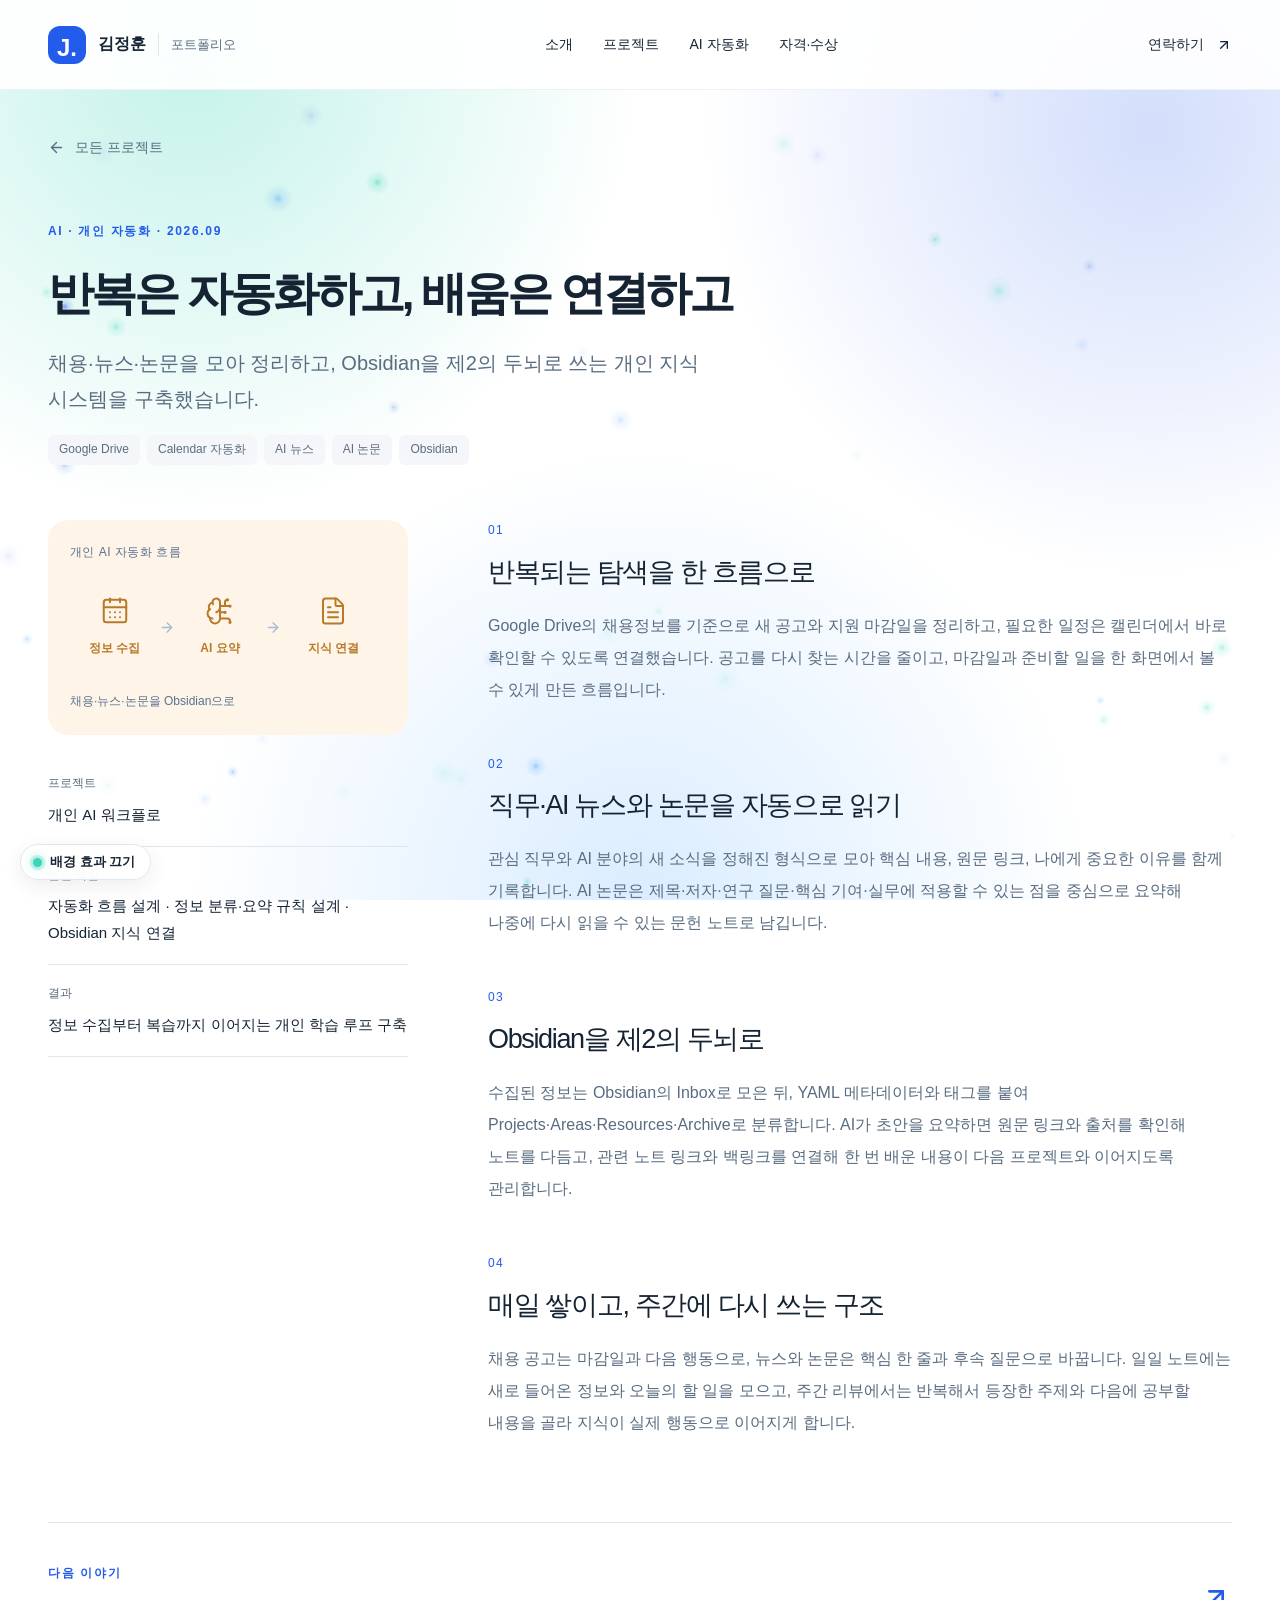
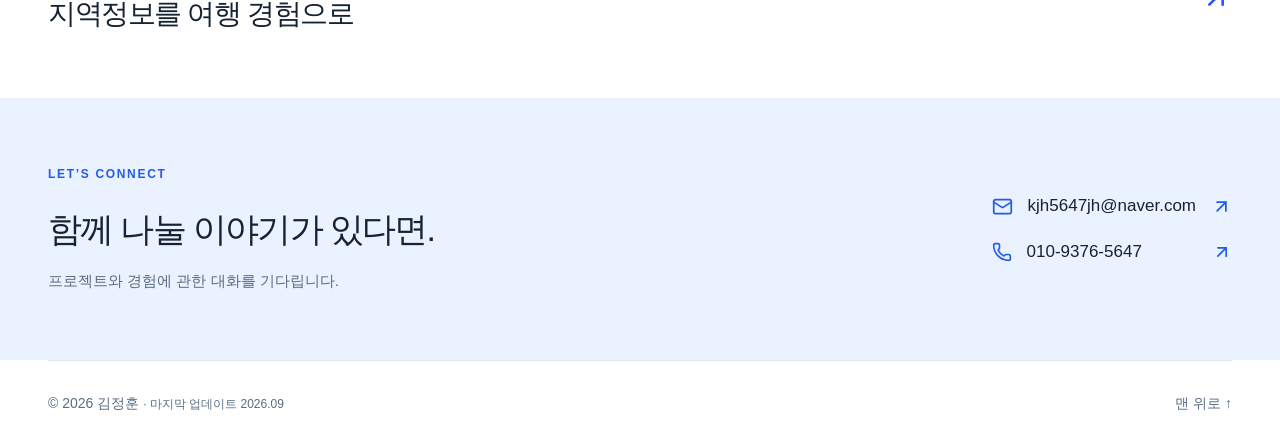
<file: projects/ai-workflow/index.html>
<!doctype html>
<html lang="ko"><head><meta charset="utf-8"><meta name="viewport" content="width=device-width, initial-scale=1"><title>반복은 자동화하고, 배움은 연결하고 | 김정훈</title><meta name="description" content="채용·뉴스·논문을 모아 정리하고, Obsidian을 제2의 두뇌로 쓰는 개인 지식 시스템을 구축했습니다."><link rel="stylesheet" href="../../assets/style.css"><link rel="stylesheet" href="../../assets/fx.css"><script defer src="../../assets/site.js"></script><script defer src="../../assets/fx.js"></script></head><body><a class="skip-link" href="#main-content">본문으로 건너뛰기</a>
<header class="site-header"><a class="brand" href="../../#top" aria-label="김정훈 포트폴리오 홈"><span class="brand-mark">J.</span>김정훈<span class="brand-sub">포트폴리오</span></a><nav aria-label="주 메뉴"><a href="../../#about">소개</a><a href="../../#projects">프로젝트</a><a href="../../#ai-automation">AI 자동화</a><a href="../../#evidence">자격·수상</a></nav><a class="header-contact" href="../../#contact">연락하기 <svg xmlns="http://www.w3.org/2000/svg" width="16" height="16" viewBox="0 0 24 24" fill="none" stroke="currentColor" stroke-width="2" stroke-linecap="round" stroke-linejoin="round" class="lucide lucide-arrow-up-right" aria-hidden="true"><path d="M7 7h10v10"></path><path d="M7 17 17 7"></path></svg></a></header>
<div id="reading-progress" aria-hidden="true" style="transform: scaleX(0);"></div>
<div id="top"></div>
<main id="main-content" class="project-detail wrap"><a class="back-link" href="../../#projects"><svg xmlns="http://www.w3.org/2000/svg" width="17" height="17" viewBox="0 0 24 24" fill="none" stroke="currentColor" stroke-width="2" stroke-linecap="round" stroke-linejoin="round" class="lucide lucide-arrow-left" aria-hidden="true"><path d="m12 19-7-7 7-7"></path><path d="M19 12H5"></path></svg> 모든 프로젝트</a><div class="detail-heading"><p class="eyebrow">AI · 개인 자동화<!-- --> · <!-- -->2026.09</p><h1>반복은 자동화하고, 배움은 연결하고</h1><p class="detail-lead">채용·뉴스·논문을 모아 정리하고, Obsidian을 제2의 두뇌로 쓰는 개인 지식 시스템을 구축했습니다.</p><div class="tags"><span>Google Drive</span><span>Calendar 자동화</span><span>AI 뉴스</span><span>AI 논문</span><span>Obsidian</span></div></div><div class="detail-grid"><aside class="detail-summary"><div class="project-visual flow-visual automation"><span class="visual-label">개인 AI 자동화 흐름</span><div class="flow-steps"><div class="flow-part"><div class="flow-node"><svg xmlns="http://www.w3.org/2000/svg" width="24" height="24" viewBox="0 0 24 24" fill="none" stroke="currentColor" stroke-width="2" stroke-linecap="round" stroke-linejoin="round" class="lucide lucide-calendar-days" aria-hidden="true"><path d="M8 2v3"></path><path d="M16 2v3"></path><rect x="3" y="3" width="18" height="18" rx="2"></rect><path d="M3 9h18"></path><path d="M8 13h.01"></path><path d="M12 13h.01"></path><path d="M16 13h.01"></path><path d="M8 17h.01"></path><path d="M12 17h.01"></path><path d="M16 17h.01"></path></svg><span>정보 수집</span></div><svg xmlns="http://www.w3.org/2000/svg" width="17" height="17" viewBox="0 0 24 24" fill="none" stroke="currentColor" stroke-width="2" stroke-linecap="round" stroke-linejoin="round" class="lucide lucide-arrow-right flow-arrow" aria-hidden="true"><path d="M5 12h14"></path><path d="m12 5 7 7-7 7"></path></svg></div><div class="flow-part"><div class="flow-node"><svg xmlns="http://www.w3.org/2000/svg" width="24" height="24" viewBox="0 0 24 24" fill="none" stroke="currentColor" stroke-width="2" stroke-linecap="round" stroke-linejoin="round" class="lucide lucide-brain-circuit" aria-hidden="true"><path d="M12 5a3 3 0 1 0-5.997.125 4 4 0 0 0-2.526 5.77 4 4 0 0 0 .556 6.588A4 4 0 1 0 12 18Z"></path><path d="M9 13a4.5 4.5 0 0 0 3-4"></path><path d="M6.003 5.125A3 3 0 0 0 6.401 6.5"></path><path d="M3.477 10.896a4 4 0 0 1 .585-.396"></path><path d="M6 18a4 4 0 0 1-1.967-.516"></path><path d="M12 13h4"></path><path d="M12 18h6a2 2 0 0 1 2 2v1"></path><path d="M12 8h8"></path><path d="M16 8V5a2 2 0 0 1 2-2"></path><circle cx="16" cy="13" r=".5"></circle><circle cx="18" cy="3" r=".5"></circle><circle cx="20" cy="21" r=".5"></circle><circle cx="20" cy="8" r=".5"></circle></svg><span>AI 요약</span></div><svg xmlns="http://www.w3.org/2000/svg" width="17" height="17" viewBox="0 0 24 24" fill="none" stroke="currentColor" stroke-width="2" stroke-linecap="round" stroke-linejoin="round" class="lucide lucide-arrow-right flow-arrow" aria-hidden="true"><path d="M5 12h14"></path><path d="m12 5 7 7-7 7"></path></svg></div><div class="flow-part"><div class="flow-node"><svg xmlns="http://www.w3.org/2000/svg" width="24" height="24" viewBox="0 0 24 24" fill="none" stroke="currentColor" stroke-width="2" stroke-linecap="round" stroke-linejoin="round" class="lucide lucide-file-text" aria-hidden="true"><path d="M6 22a2 2 0 0 1-2-2V4a2 2 0 0 1 2-2h8a2.4 2.4 0 0 1 1.704.706l3.588 3.588A2.4 2.4 0 0 1 20 8v12a2 2 0 0 1-2 2z"></path><path d="M14 2v5a1 1 0 0 0 1 1h5"></path><path d="M10 9H8"></path><path d="M16 13H8"></path><path d="M16 17H8"></path></svg><span>지식 연결</span></div></div></div><span class="visual-foot">채용·뉴스·논문을 Obsidian으로</span></div><dl><div><dt>프로젝트</dt><dd>개인 AI 워크플로</dd></div><div><dt>본인 역할</dt><dd>자동화 흐름 설계 · 정보 분류·요약 규칙 설계 · Obsidian 지식 연결</dd></div><div><dt>결과</dt><dd>정보 수집부터 복습까지 이어지는 개인 학습 루프 구축</dd></div></dl></aside><div class="detail-story"><section data-reveal="true"><p class="section-number">0<!-- -->1</p><h2>반복되는 탐색을 한 흐름으로</h2><p>Google Drive의 채용정보를 기준으로 새 공고와 지원 마감일을 정리하고, 필요한 일정은 캘린더에서 바로 확인할 수 있도록 연결했습니다. 공고를 다시 찾는 시간을 줄이고, 마감일과 준비할 일을 한 화면에서 볼 수 있게 만든 흐름입니다.</p></section><section data-reveal="true" class="reveal-wait"><p class="section-number">0<!-- -->2</p><h2>직무·AI 뉴스와 논문을 자동으로 읽기</h2><p>관심 직무와 AI 분야의 새 소식을 정해진 형식으로 모아 핵심 내용, 원문 링크, 나에게 중요한 이유를 함께 기록합니다. AI 논문은 제목·저자·연구 질문·핵심 기여·실무에 적용할 수 있는 점을 중심으로 요약해 나중에 다시 읽을 수 있는 문헌 노트로 남깁니다.</p></section><section data-reveal="true" class="reveal-wait"><p class="section-number">0<!-- -->3</p><h2>Obsidian을 제2의 두뇌로</h2><p>수집된 정보는 Obsidian의 Inbox로 모은 뒤, YAML 메타데이터와 태그를 붙여 Projects·Areas·Resources·Archive로 분류합니다. AI가 초안을 요약하면 원문 링크와 출처를 확인해 노트를 다듬고, 관련 노트 링크와 백링크를 연결해 한 번 배운 내용이 다음 프로젝트와 이어지도록 관리합니다.</p></section><section data-reveal="true" class="reveal-wait"><p class="section-number">0<!-- -->4</p><h2>매일 쌓이고, 주간에 다시 쓰는 구조</h2><p>채용 공고는 마감일과 다음 행동으로, 뉴스와 논문은 핵심 한 줄과 후속 질문으로 바꿉니다. 일일 노트에는 새로 들어온 정보와 오늘의 할 일을 모으고, 주간 리뷰에서는 반복해서 등장한 주제와 다음에 공부할 내용을 골라 지식이 실제 행동으로 이어지게 합니다.</p></section></div></div><a class="next-project" href="../../projects/localhub/"><div><p class="eyebrow">다음 이야기</p><h2>지역정보를 여행 경험으로</h2></div><svg xmlns="http://www.w3.org/2000/svg" width="32" height="32" viewBox="0 0 24 24" fill="none" stroke="currentColor" stroke-width="2" stroke-linecap="round" stroke-linejoin="round" class="lucide lucide-arrow-up-right" aria-hidden="true"><path d="M7 7h10v10"></path><path d="M7 17 17 7"></path></svg></a></main>
<section class="contact-band" id="contact"><div class="wrap contact-inner"><div><p class="eyebrow">LET’S CONNECT</p><h2>함께 나눌 이야기가 있다면.</h2><p>프로젝트와 경험에 관한 대화를 기다립니다.</p></div><div class="contact-links"><a href="mailto:kjh5647jh@naver.com"><svg xmlns="http://www.w3.org/2000/svg" width="21" height="21" viewBox="0 0 24 24" fill="none" stroke="currentColor" stroke-width="2" stroke-linecap="round" stroke-linejoin="round" class="lucide lucide-mail" aria-hidden="true"><path d="m22 7-8.991 5.727a2 2 0 0 1-2.009 0L2 7"></path><rect x="2" y="4" width="20" height="16" rx="2"></rect></svg><span>kjh5647jh@naver.com</span><svg xmlns="http://www.w3.org/2000/svg" width="21" height="21" viewBox="0 0 24 24" fill="none" stroke="currentColor" stroke-width="2" stroke-linecap="round" stroke-linejoin="round" class="lucide lucide-arrow-up-right" aria-hidden="true"><path d="M7 7h10v10"></path><path d="M7 17 17 7"></path></svg></a><a href="tel:+821093765647"><svg xmlns="http://www.w3.org/2000/svg" width="20" height="20" viewBox="0 0 24 24" fill="none" stroke="currentColor" stroke-width="2" stroke-linecap="round" stroke-linejoin="round" class="lucide lucide-phone" aria-hidden="true"><path d="M13.832 16.568a1 1 0 0 0 1.213-.303l.355-.465A2 2 0 0 1 17 15h3a2 2 0 0 1 2 2v3a2 2 0 0 1-2 2A18 18 0 0 1 2 4a2 2 0 0 1 2-2h3a2 2 0 0 1 2 2v3a2 2 0 0 1-.8 1.6l-.468.351a1 1 0 0 0-.292 1.233 14 14 0 0 0 6.392 6.384"></path></svg><span>010-9376-5647</span><svg xmlns="http://www.w3.org/2000/svg" width="20" height="20" viewBox="0 0 24 24" fill="none" stroke="currentColor" stroke-width="2" stroke-linecap="round" stroke-linejoin="round" class="lucide lucide-arrow-up-right" aria-hidden="true"><path d="M7 7h10v10"></path><path d="M7 17 17 7"></path></svg></a></div></div></section>
<footer class="wrap footer"><span>© 2026 김정훈 <span class="footer-note"> · 마지막 업데이트 2026.09</span></span><a href="#top">맨 위로 ↑</a></footer></body></html>
</file>
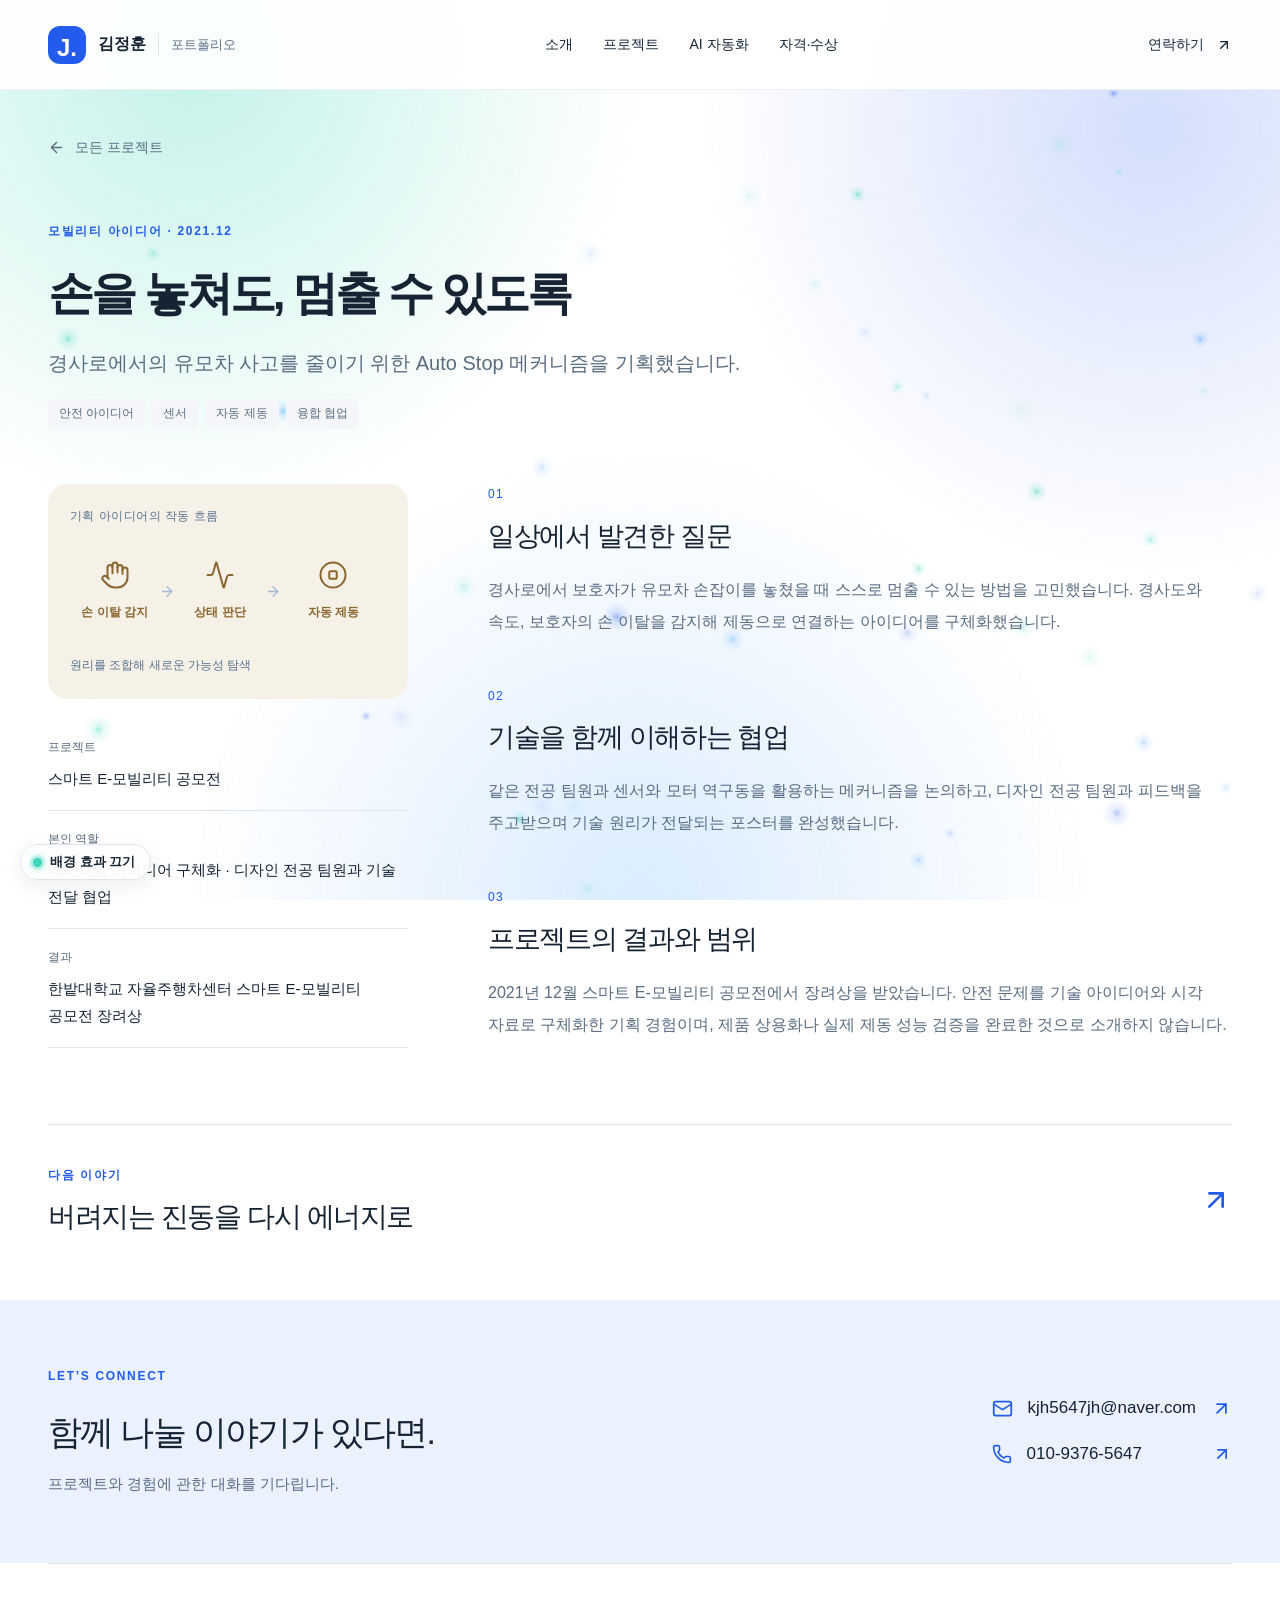
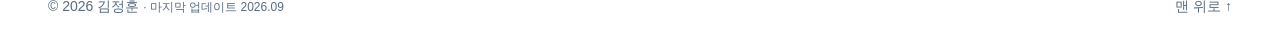
<file: projects/auto-stop/index.html>
<!doctype html>
<html lang="ko"><head><meta charset="utf-8"><meta name="viewport" content="width=device-width, initial-scale=1"><title>손을 놓쳐도, 멈출 수 있도록 | 김정훈</title><meta name="description" content="경사로에서의 유모차 사고를 줄이기 위한 Auto Stop 메커니즘을 기획했습니다."><link rel="stylesheet" href="../../assets/style.css"><link rel="stylesheet" href="../../assets/fx.css"><script defer src="../../assets/site.js"></script><script defer src="../../assets/fx.js"></script></head><body><a class="skip-link" href="#main-content">본문으로 건너뛰기</a>
<header class="site-header"><a class="brand" href="../../#top" aria-label="김정훈 포트폴리오 홈"><span class="brand-mark">J.</span>김정훈<span class="brand-sub">포트폴리오</span></a><nav aria-label="주 메뉴"><a href="../../#about">소개</a><a href="../../#projects">프로젝트</a><a href="../../#ai-automation">AI 자동화</a><a href="../../#evidence">자격·수상</a></nav><a class="header-contact" href="../../#contact">연락하기 <svg xmlns="http://www.w3.org/2000/svg" width="16" height="16" viewBox="0 0 24 24" fill="none" stroke="currentColor" stroke-width="2" stroke-linecap="round" stroke-linejoin="round" class="lucide lucide-arrow-up-right" aria-hidden="true"><path d="M7 7h10v10"></path><path d="M7 17 17 7"></path></svg></a></header>
<div id="reading-progress" aria-hidden="true" style="transform: scaleX(0);"></div>
<div id="top"></div>
<main id="main-content" class="project-detail wrap"><a class="back-link" href="../../#projects"><svg xmlns="http://www.w3.org/2000/svg" width="17" height="17" viewBox="0 0 24 24" fill="none" stroke="currentColor" stroke-width="2" stroke-linecap="round" stroke-linejoin="round" class="lucide lucide-arrow-left" aria-hidden="true"><path d="m12 19-7-7 7-7"></path><path d="M19 12H5"></path></svg> 모든 프로젝트</a><div class="detail-heading"><p class="eyebrow">모빌리티 아이디어<!-- --> · <!-- -->2021.12</p><h1>손을 놓쳐도, 멈출 수 있도록</h1><p class="detail-lead">경사로에서의 유모차 사고를 줄이기 위한 Auto Stop 메커니즘을 기획했습니다.</p><div class="tags"><span>안전 아이디어</span><span>센서</span><span>자동 제동</span><span>융합 협업</span></div></div><div class="detail-grid"><aside class="detail-summary"><div class="project-visual flow-visual stop"><span class="visual-label">기획 아이디어의 작동 흐름</span><div class="flow-steps"><div class="flow-part"><div class="flow-node"><svg xmlns="http://www.w3.org/2000/svg" width="24" height="24" viewBox="0 0 24 24" fill="none" stroke="currentColor" stroke-width="2" stroke-linecap="round" stroke-linejoin="round" class="lucide lucide-hand" aria-hidden="true"><path d="M18 11V6a2 2 0 0 0-2-2a2 2 0 0 0-2 2"></path><path d="M14 10V4a2 2 0 0 0-2-2a2 2 0 0 0-2 2v2"></path><path d="M10 10.5V6a2 2 0 0 0-2-2a2 2 0 0 0-2 2v8"></path><path d="M18 8a2 2 0 1 1 4 0v6a8 8 0 0 1-8 8h-2c-2.8 0-4.5-.86-5.99-2.34l-3.6-3.6a2 2 0 0 1 2.83-2.82L7 15"></path></svg><span>손 이탈 감지</span></div><svg xmlns="http://www.w3.org/2000/svg" width="17" height="17" viewBox="0 0 24 24" fill="none" stroke="currentColor" stroke-width="2" stroke-linecap="round" stroke-linejoin="round" class="lucide lucide-arrow-right flow-arrow" aria-hidden="true"><path d="M5 12h14"></path><path d="m12 5 7 7-7 7"></path></svg></div><div class="flow-part"><div class="flow-node"><svg xmlns="http://www.w3.org/2000/svg" width="24" height="24" viewBox="0 0 24 24" fill="none" stroke="currentColor" stroke-width="2" stroke-linecap="round" stroke-linejoin="round" class="lucide lucide-activity" aria-hidden="true"><path d="M22 12h-2.48a2 2 0 0 0-1.93 1.46l-2.35 8.36a.25.25 0 0 1-.48 0L9.24 2.18a.25.25 0 0 0-.48 0l-2.35 8.36A2 2 0 0 1 4.49 12H2"></path></svg><span>상태 판단</span></div><svg xmlns="http://www.w3.org/2000/svg" width="17" height="17" viewBox="0 0 24 24" fill="none" stroke="currentColor" stroke-width="2" stroke-linecap="round" stroke-linejoin="round" class="lucide lucide-arrow-right flow-arrow" aria-hidden="true"><path d="M5 12h14"></path><path d="m12 5 7 7-7 7"></path></svg></div><div class="flow-part"><div class="flow-node"><svg xmlns="http://www.w3.org/2000/svg" width="24" height="24" viewBox="0 0 24 24" fill="none" stroke="currentColor" stroke-width="2" stroke-linecap="round" stroke-linejoin="round" class="lucide lucide-circle-stop" aria-hidden="true"><circle cx="12" cy="12" r="10"></circle><rect x="9" y="9" width="6" height="6" rx="1"></rect></svg><span>자동 제동</span></div></div></div><span class="visual-foot">원리를 조합해 새로운 가능성 탐색</span></div><dl><div><dt>프로젝트</dt><dd>스마트 E-모빌리티 공모전</dd></div><div><dt>본인 역할</dt><dd>메커니즘 아이디어 구체화 · 디자인 전공 팀원과 기술 전달 협업</dd></div><div><dt>결과</dt><dd>한밭대학교 자율주행차센터 스마트 E-모빌리티 공모전 장려상</dd></div></dl></aside><div class="detail-story"><section data-reveal="true"><p class="section-number">0<!-- -->1</p><h2>일상에서 발견한 질문</h2><p>경사로에서 보호자가 유모차 손잡이를 놓쳤을 때 스스로 멈출 수 있는 방법을 고민했습니다. 경사도와 속도, 보호자의 손 이탈을 감지해 제동으로 연결하는 아이디어를 구체화했습니다.</p></section><section data-reveal="true"><p class="section-number">0<!-- -->2</p><h2>기술을 함께 이해하는 협업</h2><p>같은 전공 팀원과 센서와 모터 역구동을 활용하는 메커니즘을 논의하고, 디자인 전공 팀원과 피드백을 주고받으며 기술 원리가 전달되는 포스터를 완성했습니다.</p></section><section data-reveal="true" class="reveal-wait"><p class="section-number">0<!-- -->3</p><h2>프로젝트의 결과와 범위</h2><p>2021년 12월 스마트 E-모빌리티 공모전에서 장려상을 받았습니다. 안전 문제를 기술 아이디어와 시각 자료로 구체화한 기획 경험이며, 제품 상용화나 실제 제동 성능 검증을 완료한 것으로 소개하지 않습니다.</p></section></div></div><a class="next-project" href="../../projects/energy-harvesting/"><div><p class="eyebrow">다음 이야기</p><h2>버려지는 진동을 다시 에너지로</h2></div><svg xmlns="http://www.w3.org/2000/svg" width="32" height="32" viewBox="0 0 24 24" fill="none" stroke="currentColor" stroke-width="2" stroke-linecap="round" stroke-linejoin="round" class="lucide lucide-arrow-up-right" aria-hidden="true"><path d="M7 7h10v10"></path><path d="M7 17 17 7"></path></svg></a></main>
<section class="contact-band" id="contact"><div class="wrap contact-inner"><div><p class="eyebrow">LET’S CONNECT</p><h2>함께 나눌 이야기가 있다면.</h2><p>프로젝트와 경험에 관한 대화를 기다립니다.</p></div><div class="contact-links"><a href="mailto:kjh5647jh@naver.com"><svg xmlns="http://www.w3.org/2000/svg" width="21" height="21" viewBox="0 0 24 24" fill="none" stroke="currentColor" stroke-width="2" stroke-linecap="round" stroke-linejoin="round" class="lucide lucide-mail" aria-hidden="true"><path d="m22 7-8.991 5.727a2 2 0 0 1-2.009 0L2 7"></path><rect x="2" y="4" width="20" height="16" rx="2"></rect></svg><span>kjh5647jh@naver.com</span><svg xmlns="http://www.w3.org/2000/svg" width="21" height="21" viewBox="0 0 24 24" fill="none" stroke="currentColor" stroke-width="2" stroke-linecap="round" stroke-linejoin="round" class="lucide lucide-arrow-up-right" aria-hidden="true"><path d="M7 7h10v10"></path><path d="M7 17 17 7"></path></svg></a><a href="tel:+821093765647"><svg xmlns="http://www.w3.org/2000/svg" width="20" height="20" viewBox="0 0 24 24" fill="none" stroke="currentColor" stroke-width="2" stroke-linecap="round" stroke-linejoin="round" class="lucide lucide-phone" aria-hidden="true"><path d="M13.832 16.568a1 1 0 0 0 1.213-.303l.355-.465A2 2 0 0 1 17 15h3a2 2 0 0 1 2 2v3a2 2 0 0 1-2 2A18 18 0 0 1 2 4a2 2 0 0 1 2-2h3a2 2 0 0 1 2 2v3a2 2 0 0 1-.8 1.6l-.468.351a1 1 0 0 0-.292 1.233 14 14 0 0 0 6.392 6.384"></path></svg><span>010-9376-5647</span><svg xmlns="http://www.w3.org/2000/svg" width="20" height="20" viewBox="0 0 24 24" fill="none" stroke="currentColor" stroke-width="2" stroke-linecap="round" stroke-linejoin="round" class="lucide lucide-arrow-up-right" aria-hidden="true"><path d="M7 7h10v10"></path><path d="M7 17 17 7"></path></svg></a></div></div></section>
<footer class="wrap footer"><span>© 2026 김정훈 <span class="footer-note"> · 마지막 업데이트 2026.09</span></span><a href="#top">맨 위로 ↑</a></footer></body></html>
</file>
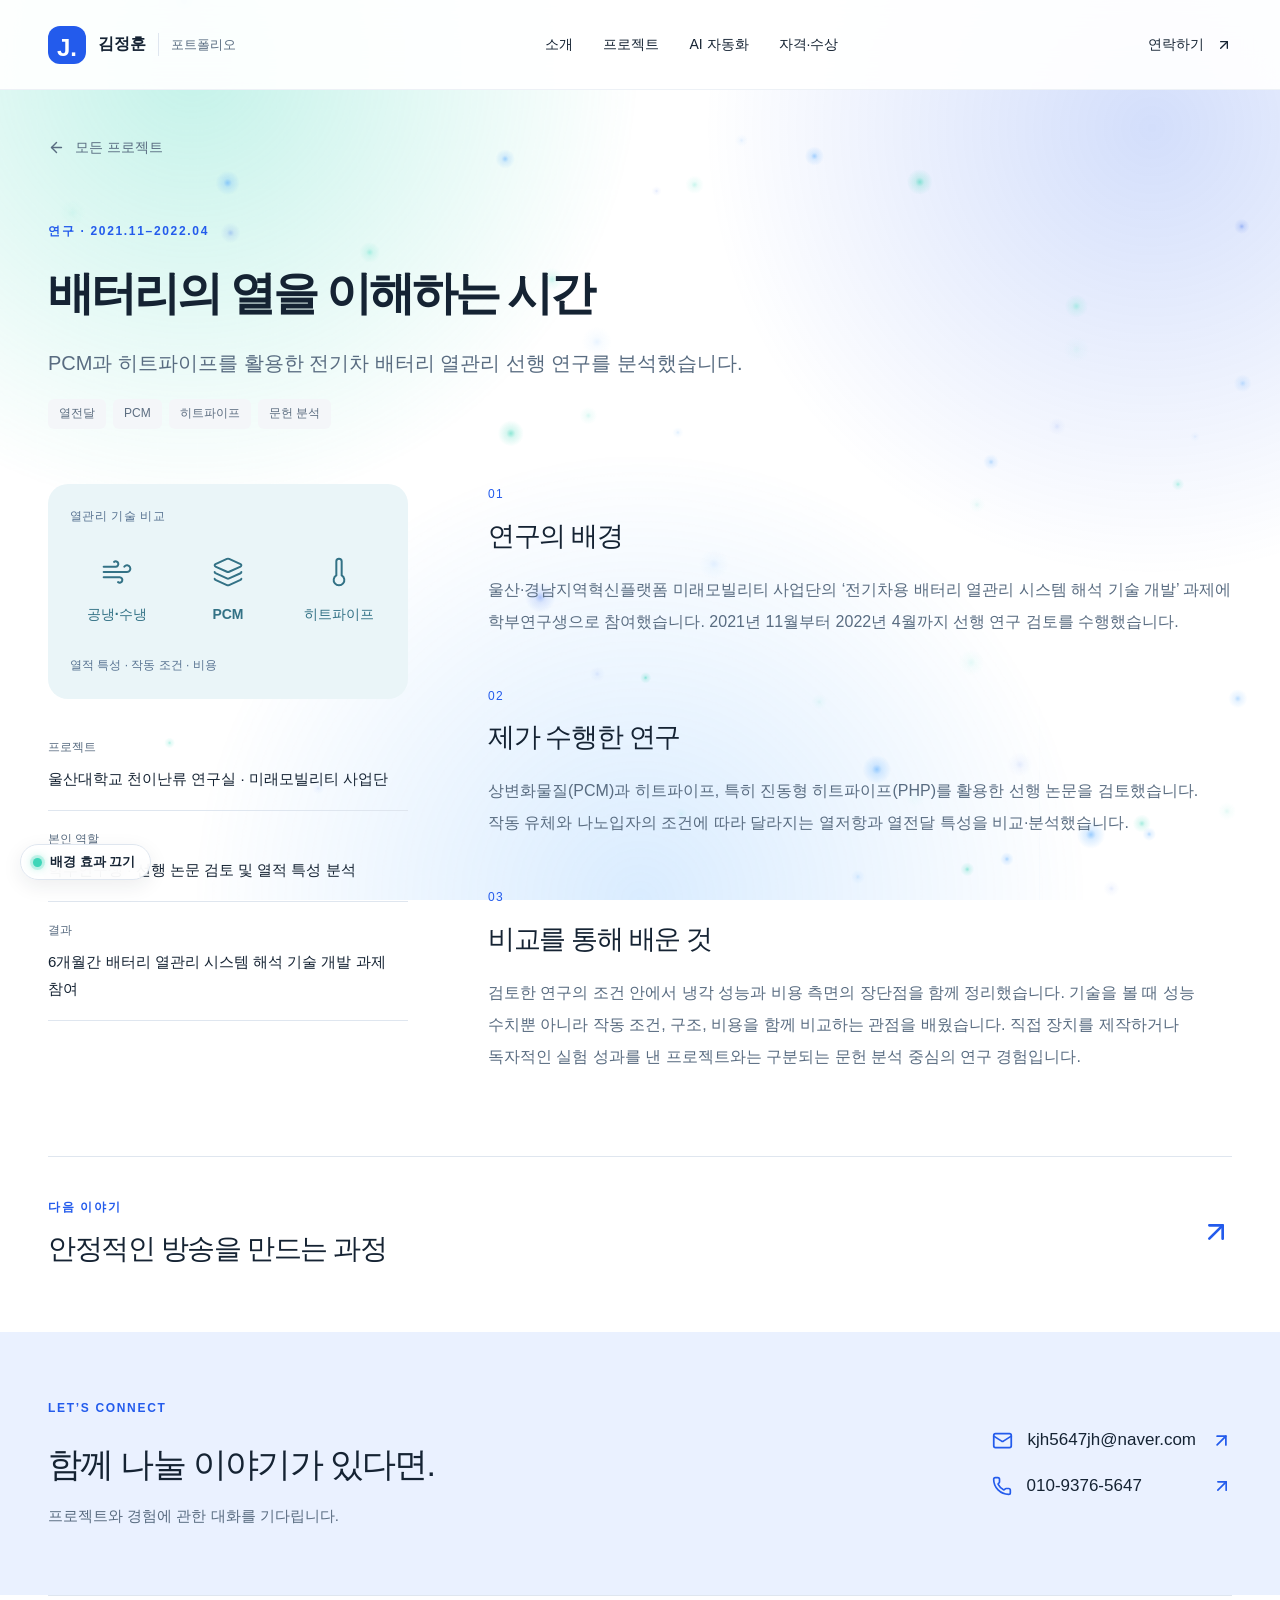
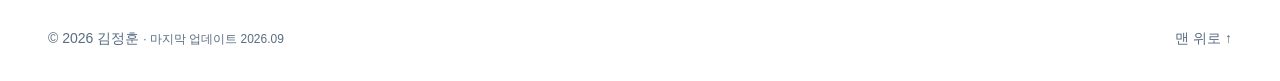
<file: projects/battery-thermal/index.html>
<!doctype html>
<html lang="ko"><head><meta charset="utf-8"><meta name="viewport" content="width=device-width, initial-scale=1"><title>배터리의 열을 이해하는 시간 | 김정훈</title><meta name="description" content="PCM과 히트파이프를 활용한 전기차 배터리 열관리 선행 연구를 분석했습니다."><link rel="stylesheet" href="../../assets/style.css"><link rel="stylesheet" href="../../assets/fx.css"><script defer src="../../assets/site.js"></script><script defer src="../../assets/fx.js"></script></head><body><a class="skip-link" href="#main-content">본문으로 건너뛰기</a>
<header class="site-header"><a class="brand" href="../../#top" aria-label="김정훈 포트폴리오 홈"><span class="brand-mark">J.</span>김정훈<span class="brand-sub">포트폴리오</span></a><nav aria-label="주 메뉴"><a href="../../#about">소개</a><a href="../../#projects">프로젝트</a><a href="../../#ai-automation">AI 자동화</a><a href="../../#evidence">자격·수상</a></nav><a class="header-contact" href="../../#contact">연락하기 <svg xmlns="http://www.w3.org/2000/svg" width="16" height="16" viewBox="0 0 24 24" fill="none" stroke="currentColor" stroke-width="2" stroke-linecap="round" stroke-linejoin="round" class="lucide lucide-arrow-up-right" aria-hidden="true"><path d="M7 7h10v10"></path><path d="M7 17 17 7"></path></svg></a></header>
<div id="reading-progress" aria-hidden="true" style="transform: scaleX(0);"></div>
<div id="top"></div>
<main id="main-content" class="project-detail wrap"><a class="back-link" href="../../#projects"><svg xmlns="http://www.w3.org/2000/svg" width="17" height="17" viewBox="0 0 24 24" fill="none" stroke="currentColor" stroke-width="2" stroke-linecap="round" stroke-linejoin="round" class="lucide lucide-arrow-left" aria-hidden="true"><path d="m12 19-7-7 7-7"></path><path d="M19 12H5"></path></svg> 모든 프로젝트</a><div class="detail-heading"><p class="eyebrow">연구<!-- --> · <!-- -->2021.11–2022.04</p><h1>배터리의 열을 이해하는 시간</h1><p class="detail-lead">PCM과 히트파이프를 활용한 전기차 배터리 열관리 선행 연구를 분석했습니다.</p><div class="tags"><span>열전달</span><span>PCM</span><span>히트파이프</span><span>문헌 분석</span></div></div><div class="detail-grid"><aside class="detail-summary"><div class="project-visual thermal-visual"><span class="visual-label">열관리 기술 비교</span><div class="visual-columns"><div><svg xmlns="http://www.w3.org/2000/svg" width="24" height="24" viewBox="0 0 24 24" fill="none" stroke="currentColor" stroke-width="2" stroke-linecap="round" stroke-linejoin="round" class="lucide lucide-wind" aria-hidden="true"><path d="M12.8 19.6A2 2 0 1 0 14 16H2"></path><path d="M17.5 8a2.5 2.5 0 1 1 2 4H2"></path><path d="M9.8 4.4A2 2 0 1 1 11 8H2"></path></svg><b>공냉·수냉</b></div><div><svg xmlns="http://www.w3.org/2000/svg" width="24" height="24" viewBox="0 0 24 24" fill="none" stroke="currentColor" stroke-width="2" stroke-linecap="round" stroke-linejoin="round" class="lucide lucide-layers" aria-hidden="true"><path d="M12.83 2.18a2 2 0 0 0-1.66 0L2.6 6.08a1 1 0 0 0 0 1.83l8.58 3.91a2 2 0 0 0 1.66 0l8.58-3.9a1 1 0 0 0 0-1.83z"></path><path d="M2 12a1 1 0 0 0 .58.91l8.6 3.91a2 2 0 0 0 1.65 0l8.58-3.9A1 1 0 0 0 22 12"></path><path d="M2 17a1 1 0 0 0 .58.91l8.6 3.91a2 2 0 0 0 1.65 0l8.58-3.9A1 1 0 0 0 22 17"></path></svg><b>PCM</b></div><div><svg xmlns="http://www.w3.org/2000/svg" width="24" height="24" viewBox="0 0 24 24" fill="none" stroke="currentColor" stroke-width="2" stroke-linecap="round" stroke-linejoin="round" class="lucide lucide-thermometer" aria-hidden="true"><path d="M14 4v10.54a4 4 0 1 1-4 0V4a2 2 0 0 1 4 0Z"></path></svg><b>히트파이프</b></div></div><span class="visual-foot">열적 특성 · 작동 조건 · 비용</span></div><dl><div><dt>프로젝트</dt><dd>울산대학교 천이난류 연구실 · 미래모빌리티 사업단</dd></div><div><dt>본인 역할</dt><dd>학부연구생 · 선행 논문 검토 및 열적 특성 분석</dd></div><div><dt>결과</dt><dd>6개월간 배터리 열관리 시스템 해석 기술 개발 과제 참여</dd></div></dl></aside><div class="detail-story"><section data-reveal="true"><p class="section-number">0<!-- -->1</p><h2>연구의 배경</h2><p>울산·경남지역혁신플랫폼 미래모빌리티 사업단의 ‘전기차용 배터리 열관리 시스템 해석 기술 개발’ 과제에 학부연구생으로 참여했습니다. 2021년 11월부터 2022년 4월까지 선행 연구 검토를 수행했습니다.</p></section><section data-reveal="true"><p class="section-number">0<!-- -->2</p><h2>제가 수행한 연구</h2><p>상변화물질(PCM)과 히트파이프, 특히 진동형 히트파이프(PHP)를 활용한 선행 논문을 검토했습니다. 작동 유체와 나노입자의 조건에 따라 달라지는 열저항과 열전달 특성을 비교·분석했습니다.</p></section><section data-reveal="true" class="reveal-wait"><p class="section-number">0<!-- -->3</p><h2>비교를 통해 배운 것</h2><p>검토한 연구의 조건 안에서 냉각 성능과 비용 측면의 장단점을 함께 정리했습니다. 기술을 볼 때 성능 수치뿐 아니라 작동 조건, 구조, 비용을 함께 비교하는 관점을 배웠습니다. 직접 장치를 제작하거나 독자적인 실험 성과를 낸 프로젝트와는 구분되는 문헌 분석 중심의 연구 경험입니다.</p></section></div></div><a class="next-project" href="../../projects/unist-studio/"><div><p class="eyebrow">다음 이야기</p><h2>안정적인 방송을 만드는 과정</h2></div><svg xmlns="http://www.w3.org/2000/svg" width="32" height="32" viewBox="0 0 24 24" fill="none" stroke="currentColor" stroke-width="2" stroke-linecap="round" stroke-linejoin="round" class="lucide lucide-arrow-up-right" aria-hidden="true"><path d="M7 7h10v10"></path><path d="M7 17 17 7"></path></svg></a></main>
<section class="contact-band" id="contact"><div class="wrap contact-inner"><div><p class="eyebrow">LET’S CONNECT</p><h2>함께 나눌 이야기가 있다면.</h2><p>프로젝트와 경험에 관한 대화를 기다립니다.</p></div><div class="contact-links"><a href="mailto:kjh5647jh@naver.com"><svg xmlns="http://www.w3.org/2000/svg" width="21" height="21" viewBox="0 0 24 24" fill="none" stroke="currentColor" stroke-width="2" stroke-linecap="round" stroke-linejoin="round" class="lucide lucide-mail" aria-hidden="true"><path d="m22 7-8.991 5.727a2 2 0 0 1-2.009 0L2 7"></path><rect x="2" y="4" width="20" height="16" rx="2"></rect></svg><span>kjh5647jh@naver.com</span><svg xmlns="http://www.w3.org/2000/svg" width="21" height="21" viewBox="0 0 24 24" fill="none" stroke="currentColor" stroke-width="2" stroke-linecap="round" stroke-linejoin="round" class="lucide lucide-arrow-up-right" aria-hidden="true"><path d="M7 7h10v10"></path><path d="M7 17 17 7"></path></svg></a><a href="tel:+821093765647"><svg xmlns="http://www.w3.org/2000/svg" width="20" height="20" viewBox="0 0 24 24" fill="none" stroke="currentColor" stroke-width="2" stroke-linecap="round" stroke-linejoin="round" class="lucide lucide-phone" aria-hidden="true"><path d="M13.832 16.568a1 1 0 0 0 1.213-.303l.355-.465A2 2 0 0 1 17 15h3a2 2 0 0 1 2 2v3a2 2 0 0 1-2 2A18 18 0 0 1 2 4a2 2 0 0 1 2-2h3a2 2 0 0 1 2 2v3a2 2 0 0 1-.8 1.6l-.468.351a1 1 0 0 0-.292 1.233 14 14 0 0 0 6.392 6.384"></path></svg><span>010-9376-5647</span><svg xmlns="http://www.w3.org/2000/svg" width="20" height="20" viewBox="0 0 24 24" fill="none" stroke="currentColor" stroke-width="2" stroke-linecap="round" stroke-linejoin="round" class="lucide lucide-arrow-up-right" aria-hidden="true"><path d="M7 7h10v10"></path><path d="M7 17 17 7"></path></svg></a></div></div></section>
<footer class="wrap footer"><span>© 2026 김정훈 <span class="footer-note"> · 마지막 업데이트 2026.09</span></span><a href="#top">맨 위로 ↑</a></footer></body></html>
</file>
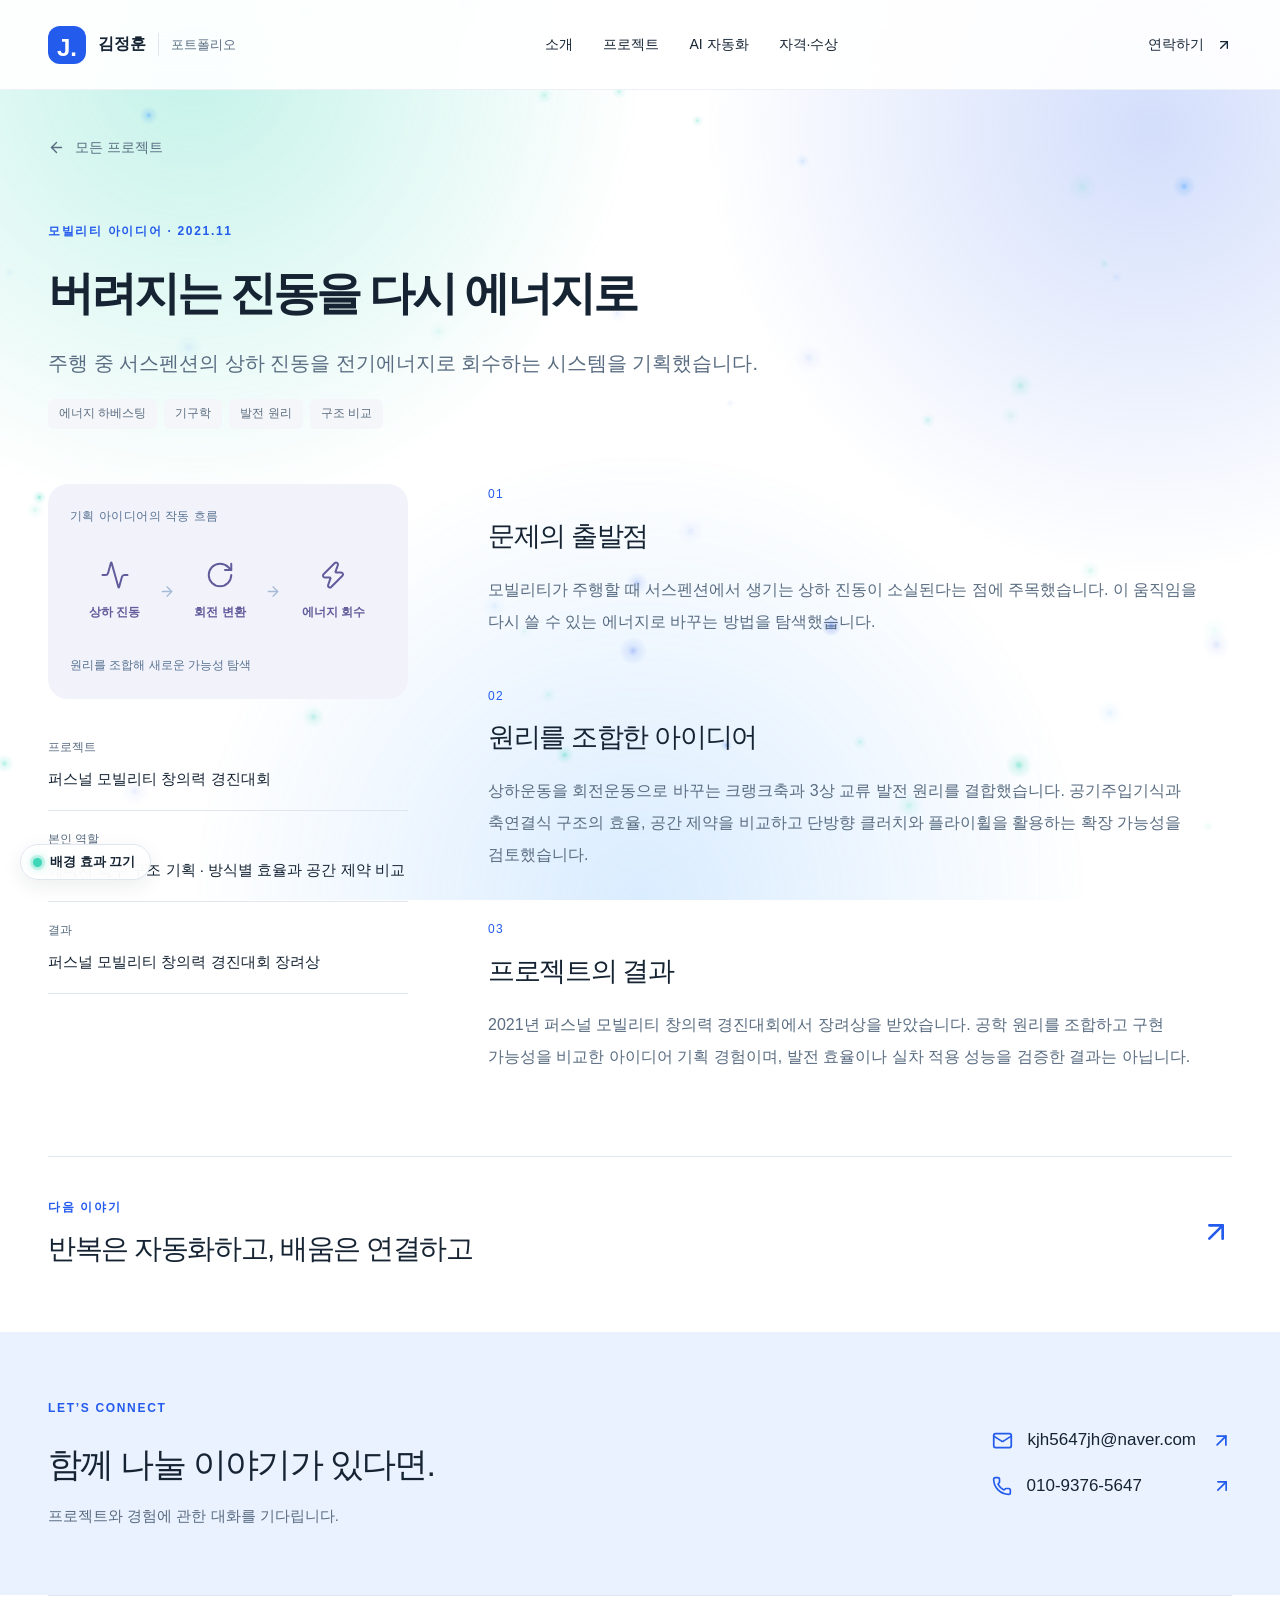
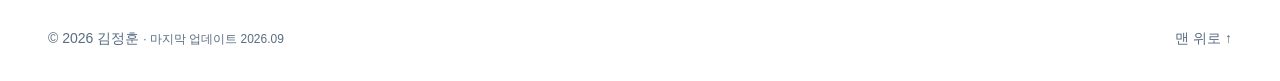
<file: projects/energy-harvesting/index.html>
<!doctype html>
<html lang="ko"><head><meta charset="utf-8"><meta name="viewport" content="width=device-width, initial-scale=1"><title>버려지는 진동을 다시 에너지로 | 김정훈</title><meta name="description" content="주행 중 서스펜션의 상하 진동을 전기에너지로 회수하는 시스템을 기획했습니다."><link rel="stylesheet" href="../../assets/style.css"><link rel="stylesheet" href="../../assets/fx.css"><script defer src="../../assets/site.js"></script><script defer src="../../assets/fx.js"></script></head><body><a class="skip-link" href="#main-content">본문으로 건너뛰기</a>
<header class="site-header"><a class="brand" href="../../#top" aria-label="김정훈 포트폴리오 홈"><span class="brand-mark">J.</span>김정훈<span class="brand-sub">포트폴리오</span></a><nav aria-label="주 메뉴"><a href="../../#about">소개</a><a href="../../#projects">프로젝트</a><a href="../../#ai-automation">AI 자동화</a><a href="../../#evidence">자격·수상</a></nav><a class="header-contact" href="../../#contact">연락하기 <svg xmlns="http://www.w3.org/2000/svg" width="16" height="16" viewBox="0 0 24 24" fill="none" stroke="currentColor" stroke-width="2" stroke-linecap="round" stroke-linejoin="round" class="lucide lucide-arrow-up-right" aria-hidden="true"><path d="M7 7h10v10"></path><path d="M7 17 17 7"></path></svg></a></header>
<div id="reading-progress" aria-hidden="true" style="transform: scaleX(0);"></div>
<div id="top"></div>
<main id="main-content" class="project-detail wrap"><a class="back-link" href="../../#projects"><svg xmlns="http://www.w3.org/2000/svg" width="17" height="17" viewBox="0 0 24 24" fill="none" stroke="currentColor" stroke-width="2" stroke-linecap="round" stroke-linejoin="round" class="lucide lucide-arrow-left" aria-hidden="true"><path d="m12 19-7-7 7-7"></path><path d="M19 12H5"></path></svg> 모든 프로젝트</a><div class="detail-heading"><p class="eyebrow">모빌리티 아이디어<!-- --> · <!-- -->2021.11</p><h1>버려지는 진동을 다시 에너지로</h1><p class="detail-lead">주행 중 서스펜션의 상하 진동을 전기에너지로 회수하는 시스템을 기획했습니다.</p><div class="tags"><span>에너지 하베스팅</span><span>기구학</span><span>발전 원리</span><span>구조 비교</span></div></div><div class="detail-grid"><aside class="detail-summary"><div class="project-visual flow-visual energy"><span class="visual-label">기획 아이디어의 작동 흐름</span><div class="flow-steps"><div class="flow-part"><div class="flow-node"><svg xmlns="http://www.w3.org/2000/svg" width="24" height="24" viewBox="0 0 24 24" fill="none" stroke="currentColor" stroke-width="2" stroke-linecap="round" stroke-linejoin="round" class="lucide lucide-activity" aria-hidden="true"><path d="M22 12h-2.48a2 2 0 0 0-1.93 1.46l-2.35 8.36a.25.25 0 0 1-.48 0L9.24 2.18a.25.25 0 0 0-.48 0l-2.35 8.36A2 2 0 0 1 4.49 12H2"></path></svg><span>상하 진동</span></div><svg xmlns="http://www.w3.org/2000/svg" width="17" height="17" viewBox="0 0 24 24" fill="none" stroke="currentColor" stroke-width="2" stroke-linecap="round" stroke-linejoin="round" class="lucide lucide-arrow-right flow-arrow" aria-hidden="true"><path d="M5 12h14"></path><path d="m12 5 7 7-7 7"></path></svg></div><div class="flow-part"><div class="flow-node"><svg xmlns="http://www.w3.org/2000/svg" width="24" height="24" viewBox="0 0 24 24" fill="none" stroke="currentColor" stroke-width="2" stroke-linecap="round" stroke-linejoin="round" class="lucide lucide-rotate-cw" aria-hidden="true"><path d="M21 12a9 9 0 1 1-9-9c2.52 0 4.93 1 6.74 2.74L21 8"></path><path d="M21 3v5h-5"></path></svg><span>회전 변환</span></div><svg xmlns="http://www.w3.org/2000/svg" width="17" height="17" viewBox="0 0 24 24" fill="none" stroke="currentColor" stroke-width="2" stroke-linecap="round" stroke-linejoin="round" class="lucide lucide-arrow-right flow-arrow" aria-hidden="true"><path d="M5 12h14"></path><path d="m12 5 7 7-7 7"></path></svg></div><div class="flow-part"><div class="flow-node"><svg xmlns="http://www.w3.org/2000/svg" width="24" height="24" viewBox="0 0 24 24" fill="none" stroke="currentColor" stroke-width="2" stroke-linecap="round" stroke-linejoin="round" class="lucide lucide-zap" aria-hidden="true"><path d="M15.914 4a1.5 1.5 0 00-2.474-1.561l-9 9A1.5 1.5 0 005.5 14h4.002a.5.5 0 01.471.666L8.086 20a1.5 1.5 0 002.475 1.56l9-9A1.5 1.5 0 0018.5 10h-3.997a.5.5 0 01-.472-.667z"></path></svg><span>에너지 회수</span></div></div></div><span class="visual-foot">원리를 조합해 새로운 가능성 탐색</span></div><dl><div><dt>프로젝트</dt><dd>퍼스널 모빌리티 창의력 경진대회</dd></div><div><dt>본인 역할</dt><dd>에너지 회수 구조 기획 · 방식별 효율과 공간 제약 비교</dd></div><div><dt>결과</dt><dd>퍼스널 모빌리티 창의력 경진대회 장려상</dd></div></dl></aside><div class="detail-story"><section data-reveal="true"><p class="section-number">0<!-- -->1</p><h2>문제의 출발점</h2><p>모빌리티가 주행할 때 서스펜션에서 생기는 상하 진동이 소실된다는 점에 주목했습니다. 이 움직임을 다시 쓸 수 있는 에너지로 바꾸는 방법을 탐색했습니다.</p></section><section data-reveal="true"><p class="section-number">0<!-- -->2</p><h2>원리를 조합한 아이디어</h2><p>상하운동을 회전운동으로 바꾸는 크랭크축과 3상 교류 발전 원리를 결합했습니다. 공기주입기식과 축연결식 구조의 효율, 공간 제약을 비교하고 단방향 클러치와 플라이휠을 활용하는 확장 가능성을 검토했습니다.</p></section><section data-reveal="true" class="reveal-wait"><p class="section-number">0<!-- -->3</p><h2>프로젝트의 결과</h2><p>2021년 퍼스널 모빌리티 창의력 경진대회에서 장려상을 받았습니다. 공학 원리를 조합하고 구현 가능성을 비교한 아이디어 기획 경험이며, 발전 효율이나 실차 적용 성능을 검증한 결과는 아닙니다.</p></section></div></div><a class="next-project" href="../../projects/ai-workflow/"><div><p class="eyebrow">다음 이야기</p><h2>반복은 자동화하고, 배움은 연결하고</h2></div><svg xmlns="http://www.w3.org/2000/svg" width="32" height="32" viewBox="0 0 24 24" fill="none" stroke="currentColor" stroke-width="2" stroke-linecap="round" stroke-linejoin="round" class="lucide lucide-arrow-up-right" aria-hidden="true"><path d="M7 7h10v10"></path><path d="M7 17 17 7"></path></svg></a></main>
<section class="contact-band" id="contact"><div class="wrap contact-inner"><div><p class="eyebrow">LET’S CONNECT</p><h2>함께 나눌 이야기가 있다면.</h2><p>프로젝트와 경험에 관한 대화를 기다립니다.</p></div><div class="contact-links"><a href="mailto:kjh5647jh@naver.com"><svg xmlns="http://www.w3.org/2000/svg" width="21" height="21" viewBox="0 0 24 24" fill="none" stroke="currentColor" stroke-width="2" stroke-linecap="round" stroke-linejoin="round" class="lucide lucide-mail" aria-hidden="true"><path d="m22 7-8.991 5.727a2 2 0 0 1-2.009 0L2 7"></path><rect x="2" y="4" width="20" height="16" rx="2"></rect></svg><span>kjh5647jh@naver.com</span><svg xmlns="http://www.w3.org/2000/svg" width="21" height="21" viewBox="0 0 24 24" fill="none" stroke="currentColor" stroke-width="2" stroke-linecap="round" stroke-linejoin="round" class="lucide lucide-arrow-up-right" aria-hidden="true"><path d="M7 7h10v10"></path><path d="M7 17 17 7"></path></svg></a><a href="tel:+821093765647"><svg xmlns="http://www.w3.org/2000/svg" width="20" height="20" viewBox="0 0 24 24" fill="none" stroke="currentColor" stroke-width="2" stroke-linecap="round" stroke-linejoin="round" class="lucide lucide-phone" aria-hidden="true"><path d="M13.832 16.568a1 1 0 0 0 1.213-.303l.355-.465A2 2 0 0 1 17 15h3a2 2 0 0 1 2 2v3a2 2 0 0 1-2 2A18 18 0 0 1 2 4a2 2 0 0 1 2-2h3a2 2 0 0 1 2 2v3a2 2 0 0 1-.8 1.6l-.468.351a1 1 0 0 0-.292 1.233 14 14 0 0 0 6.392 6.384"></path></svg><span>010-9376-5647</span><svg xmlns="http://www.w3.org/2000/svg" width="20" height="20" viewBox="0 0 24 24" fill="none" stroke="currentColor" stroke-width="2" stroke-linecap="round" stroke-linejoin="round" class="lucide lucide-arrow-up-right" aria-hidden="true"><path d="M7 7h10v10"></path><path d="M7 17 17 7"></path></svg></a></div></div></section>
<footer class="wrap footer"><span>© 2026 김정훈 <span class="footer-note"> · 마지막 업데이트 2026.09</span></span><a href="#top">맨 위로 ↑</a></footer></body></html>
</file>
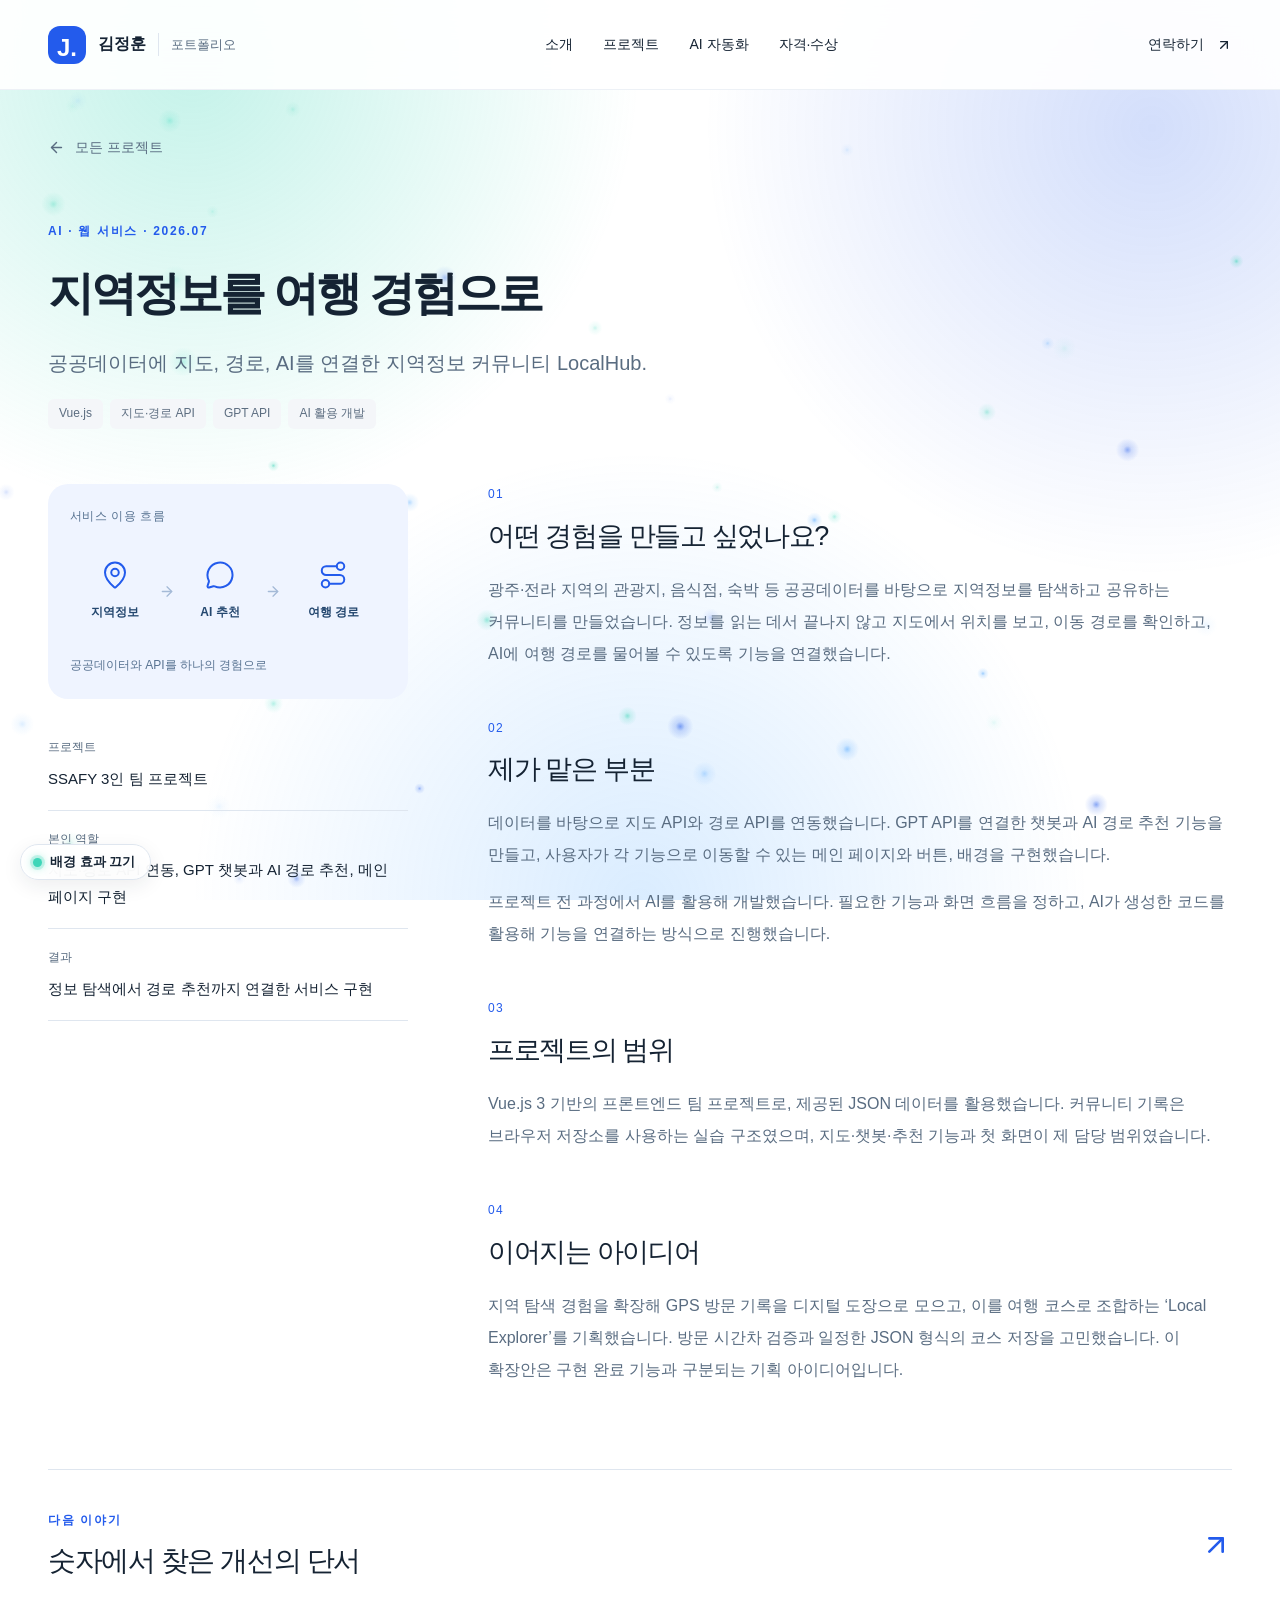
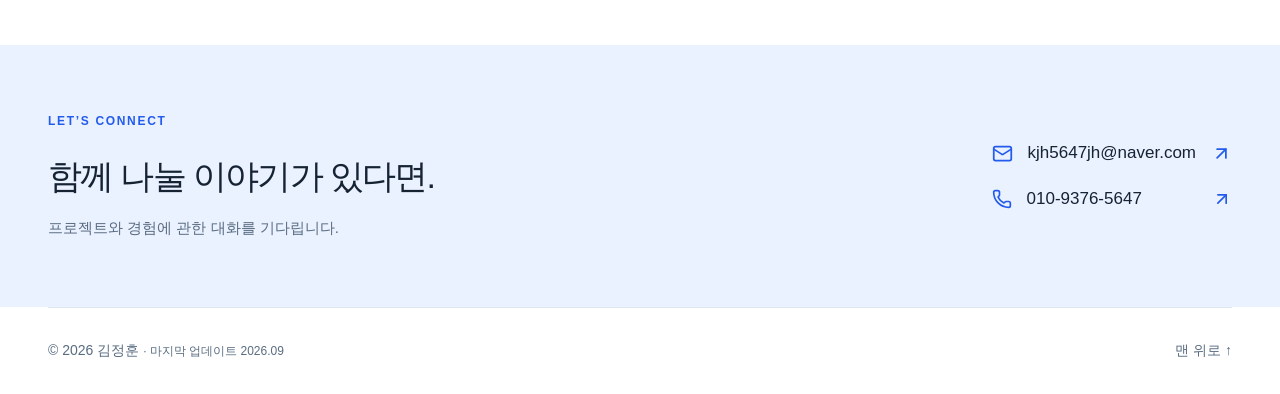
<file: projects/localhub/index.html>
<!doctype html>
<html lang="ko"><head><meta charset="utf-8"><meta name="viewport" content="width=device-width, initial-scale=1"><title>지역정보를 여행 경험으로 | 김정훈</title><meta name="description" content="공공데이터에 지도, 경로, AI를 연결한 지역정보 커뮤니티 LocalHub."><link rel="stylesheet" href="../../assets/style.css"><link rel="stylesheet" href="../../assets/fx.css"><script defer src="../../assets/site.js"></script><script defer src="../../assets/fx.js"></script></head><body><a class="skip-link" href="#main-content">본문으로 건너뛰기</a>
<header class="site-header"><a class="brand" href="../../#top" aria-label="김정훈 포트폴리오 홈"><span class="brand-mark">J.</span>김정훈<span class="brand-sub">포트폴리오</span></a><nav aria-label="주 메뉴"><a href="../../#about">소개</a><a href="../../#projects">프로젝트</a><a href="../../#ai-automation">AI 자동화</a><a href="../../#evidence">자격·수상</a></nav><a class="header-contact" href="../../#contact">연락하기 <svg xmlns="http://www.w3.org/2000/svg" width="16" height="16" viewBox="0 0 24 24" fill="none" stroke="currentColor" stroke-width="2" stroke-linecap="round" stroke-linejoin="round" class="lucide lucide-arrow-up-right" aria-hidden="true"><path d="M7 7h10v10"></path><path d="M7 17 17 7"></path></svg></a></header>
<div id="reading-progress" aria-hidden="true" style="transform: scaleX(0);"></div>
<div id="top"></div>
<main id="main-content" class="project-detail wrap"><a class="back-link" href="../../#projects"><svg xmlns="http://www.w3.org/2000/svg" width="17" height="17" viewBox="0 0 24 24" fill="none" stroke="currentColor" stroke-width="2" stroke-linecap="round" stroke-linejoin="round" class="lucide lucide-arrow-left" aria-hidden="true"><path d="m12 19-7-7 7-7"></path><path d="M19 12H5"></path></svg> 모든 프로젝트</a><div class="detail-heading"><p class="eyebrow">AI · 웹 서비스<!-- --> · <!-- -->2026.07</p><h1>지역정보를 여행 경험으로</h1><p class="detail-lead">공공데이터에 지도, 경로, AI를 연결한 지역정보 커뮤니티 LocalHub.</p><div class="tags"><span>Vue.js</span><span>지도·경로 API</span><span>GPT API</span><span>AI 활용 개발</span></div></div><div class="detail-grid"><aside class="detail-summary"><div class="project-visual flow-visual route"><span class="visual-label">서비스 이용 흐름</span><div class="flow-steps"><div class="flow-part"><div class="flow-node"><svg xmlns="http://www.w3.org/2000/svg" width="24" height="24" viewBox="0 0 24 24" fill="none" stroke="currentColor" stroke-width="2" stroke-linecap="round" stroke-linejoin="round" class="lucide lucide-map-pin" aria-hidden="true"><path d="M20 10c0 4.993-5.539 10.193-7.399 11.799a1 1 0 0 1-1.202 0C9.539 20.193 4 14.993 4 10a8 8 0 0 1 16 0"></path><circle cx="12" cy="10" r="3"></circle></svg><span>지역정보</span></div><svg xmlns="http://www.w3.org/2000/svg" width="17" height="17" viewBox="0 0 24 24" fill="none" stroke="currentColor" stroke-width="2" stroke-linecap="round" stroke-linejoin="round" class="lucide lucide-arrow-right flow-arrow" aria-hidden="true"><path d="M5 12h14"></path><path d="m12 5 7 7-7 7"></path></svg></div><div class="flow-part"><div class="flow-node"><svg xmlns="http://www.w3.org/2000/svg" width="24" height="24" viewBox="0 0 24 24" fill="none" stroke="currentColor" stroke-width="2" stroke-linecap="round" stroke-linejoin="round" class="lucide lucide-message-circle" aria-hidden="true"><path d="M2.992 16.342a2 2 0 0 1 .094 1.167l-1.065 3.29a1 1 0 0 0 1.236 1.168l3.413-.998a2 2 0 0 1 1.099.092 10 10 0 1 0-4.777-4.719"></path></svg><span>AI 추천</span></div><svg xmlns="http://www.w3.org/2000/svg" width="17" height="17" viewBox="0 0 24 24" fill="none" stroke="currentColor" stroke-width="2" stroke-linecap="round" stroke-linejoin="round" class="lucide lucide-arrow-right flow-arrow" aria-hidden="true"><path d="M5 12h14"></path><path d="m12 5 7 7-7 7"></path></svg></div><div class="flow-part"><div class="flow-node"><svg xmlns="http://www.w3.org/2000/svg" width="24" height="24" viewBox="0 0 24 24" fill="none" stroke="currentColor" stroke-width="2" stroke-linecap="round" stroke-linejoin="round" class="lucide lucide-route" aria-hidden="true"><circle cx="6" cy="19" r="3"></circle><path d="M9 19h8.5a3.5 3.5 0 0 0 0-7h-11a3.5 3.5 0 0 1 0-7H15"></path><circle cx="18" cy="5" r="3"></circle></svg><span>여행 경로</span></div></div></div><span class="visual-foot">공공데이터와 API를 하나의 경험으로</span></div><dl><div><dt>프로젝트</dt><dd>SSAFY 3인 팀 프로젝트</dd></div><div><dt>본인 역할</dt><dd>지도·경로 API 연동, GPT 챗봇과 AI 경로 추천, 메인 페이지 구현</dd></div><div><dt>결과</dt><dd>정보 탐색에서 경로 추천까지 연결한 서비스 구현</dd></div></dl></aside><div class="detail-story"><section data-reveal="true"><p class="section-number">0<!-- -->1</p><h2>어떤 경험을 만들고 싶었나요?</h2><p>광주·전라 지역의 관광지, 음식점, 숙박 등 공공데이터를 바탕으로 지역정보를 탐색하고 공유하는 커뮤니티를 만들었습니다. 정보를 읽는 데서 끝나지 않고 지도에서 위치를 보고, 이동 경로를 확인하고, AI에 여행 경로를 물어볼 수 있도록 기능을 연결했습니다.</p></section><section data-reveal="true"><p class="section-number">0<!-- -->2</p><h2>제가 맡은 부분</h2><p>데이터를 바탕으로 지도 API와 경로 API를 연동했습니다. GPT API를 연결한 챗봇과 AI 경로 추천 기능을 만들고, 사용자가 각 기능으로 이동할 수 있는 메인 페이지와 버튼, 배경을 구현했습니다.</p><p>프로젝트 전 과정에서 AI를 활용해 개발했습니다. 필요한 기능과 화면 흐름을 정하고, AI가 생성한 코드를 활용해 기능을 연결하는 방식으로 진행했습니다.</p></section><section data-reveal="true" class="reveal-wait"><p class="section-number">0<!-- -->3</p><h2>프로젝트의 범위</h2><p>Vue.js 3 기반의 프론트엔드 팀 프로젝트로, 제공된 JSON 데이터를 활용했습니다. 커뮤니티 기록은 브라우저 저장소를 사용하는 실습 구조였으며, 지도·챗봇·추천 기능과 첫 화면이 제 담당 범위였습니다.</p></section><section data-reveal="true" class="reveal-wait"><p class="section-number">0<!-- -->4</p><h2>이어지는 아이디어</h2><p>지역 탐색 경험을 확장해 GPS 방문 기록을 디지털 도장으로 모으고, 이를 여행 코스로 조합하는 ‘Local Explorer’를 기획했습니다. 방문 시간차 검증과 일정한 JSON 형식의 코스 저장을 고민했습니다. 이 확장안은 구현 완료 기능과 구분되는 기획 아이디어입니다.</p></section></div></div><a class="next-project" href="../../projects/rolling-data/"><div><p class="eyebrow">다음 이야기</p><h2>숫자에서 찾은 개선의 단서</h2></div><svg xmlns="http://www.w3.org/2000/svg" width="32" height="32" viewBox="0 0 24 24" fill="none" stroke="currentColor" stroke-width="2" stroke-linecap="round" stroke-linejoin="round" class="lucide lucide-arrow-up-right" aria-hidden="true"><path d="M7 7h10v10"></path><path d="M7 17 17 7"></path></svg></a></main>
<section class="contact-band" id="contact"><div class="wrap contact-inner"><div><p class="eyebrow">LET’S CONNECT</p><h2>함께 나눌 이야기가 있다면.</h2><p>프로젝트와 경험에 관한 대화를 기다립니다.</p></div><div class="contact-links"><a href="mailto:kjh5647jh@naver.com"><svg xmlns="http://www.w3.org/2000/svg" width="21" height="21" viewBox="0 0 24 24" fill="none" stroke="currentColor" stroke-width="2" stroke-linecap="round" stroke-linejoin="round" class="lucide lucide-mail" aria-hidden="true"><path d="m22 7-8.991 5.727a2 2 0 0 1-2.009 0L2 7"></path><rect x="2" y="4" width="20" height="16" rx="2"></rect></svg><span>kjh5647jh@naver.com</span><svg xmlns="http://www.w3.org/2000/svg" width="21" height="21" viewBox="0 0 24 24" fill="none" stroke="currentColor" stroke-width="2" stroke-linecap="round" stroke-linejoin="round" class="lucide lucide-arrow-up-right" aria-hidden="true"><path d="M7 7h10v10"></path><path d="M7 17 17 7"></path></svg></a><a href="tel:+821093765647"><svg xmlns="http://www.w3.org/2000/svg" width="20" height="20" viewBox="0 0 24 24" fill="none" stroke="currentColor" stroke-width="2" stroke-linecap="round" stroke-linejoin="round" class="lucide lucide-phone" aria-hidden="true"><path d="M13.832 16.568a1 1 0 0 0 1.213-.303l.355-.465A2 2 0 0 1 17 15h3a2 2 0 0 1 2 2v3a2 2 0 0 1-2 2A18 18 0 0 1 2 4a2 2 0 0 1 2-2h3a2 2 0 0 1 2 2v3a2 2 0 0 1-.8 1.6l-.468.351a1 1 0 0 0-.292 1.233 14 14 0 0 0 6.392 6.384"></path></svg><span>010-9376-5647</span><svg xmlns="http://www.w3.org/2000/svg" width="20" height="20" viewBox="0 0 24 24" fill="none" stroke="currentColor" stroke-width="2" stroke-linecap="round" stroke-linejoin="round" class="lucide lucide-arrow-up-right" aria-hidden="true"><path d="M7 7h10v10"></path><path d="M7 17 17 7"></path></svg></a></div></div></section>
<footer class="wrap footer"><span>© 2026 김정훈 <span class="footer-note"> · 마지막 업데이트 2026.09</span></span><a href="#top">맨 위로 ↑</a></footer></body></html>
</file>
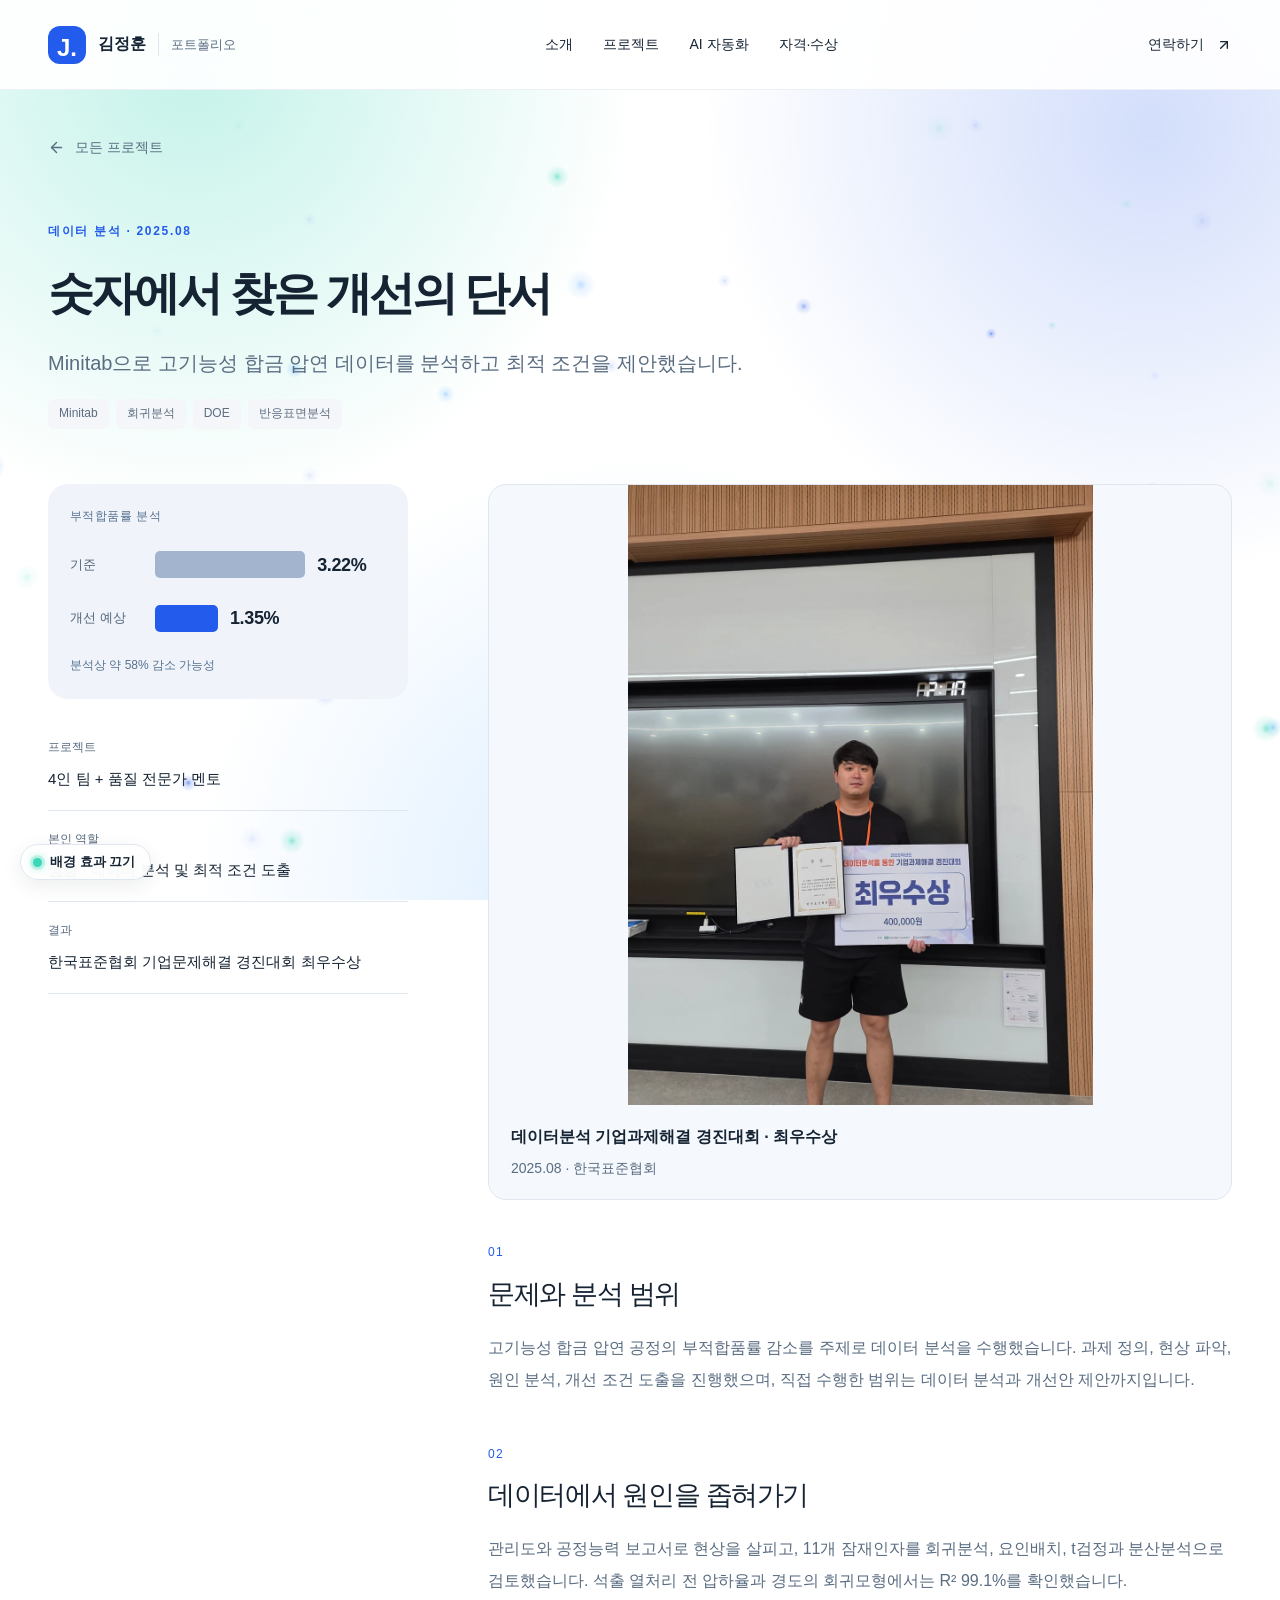
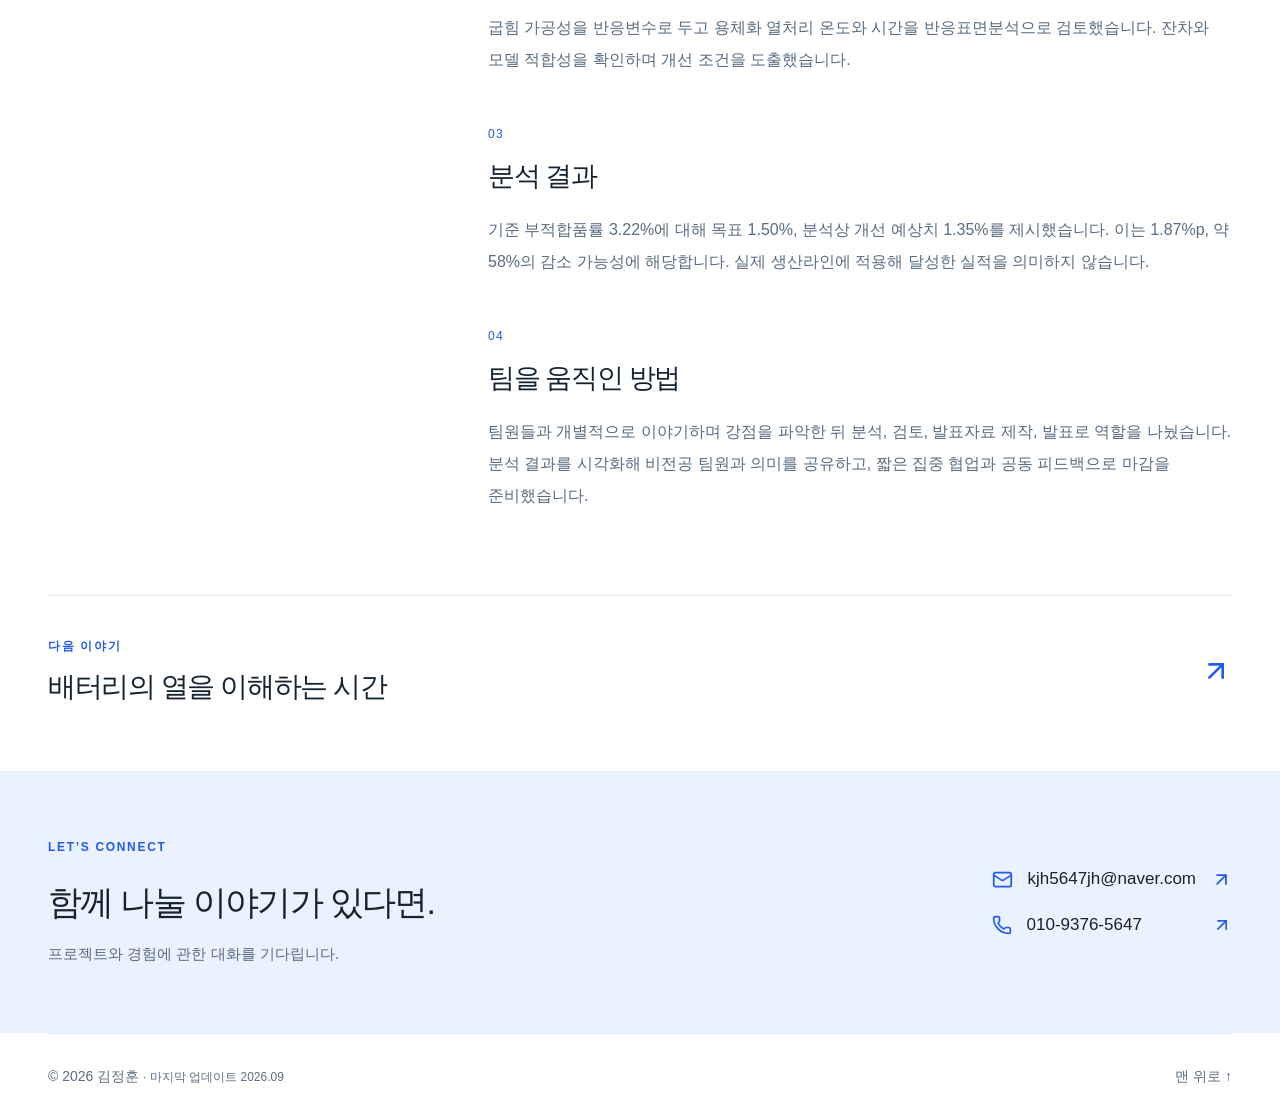
<file: projects/rolling-data/index.html>
<!doctype html>
<html lang="ko"><head><meta charset="utf-8"><meta name="viewport" content="width=device-width, initial-scale=1"><title>숫자에서 찾은 개선의 단서 | 김정훈</title><meta name="description" content="Minitab으로 고기능성 합금 압연 데이터를 분석하고 최적 조건을 제안했습니다."><link rel="stylesheet" href="../../assets/style.css"><link rel="stylesheet" href="../../assets/fx.css"><script defer src="../../assets/site.js"></script><script defer src="../../assets/fx.js"></script></head><body><a class="skip-link" href="#main-content">본문으로 건너뛰기</a>
<header class="site-header"><a class="brand" href="../../#top" aria-label="김정훈 포트폴리오 홈"><span class="brand-mark">J.</span>김정훈<span class="brand-sub">포트폴리오</span></a><nav aria-label="주 메뉴"><a href="../../#about">소개</a><a href="../../#projects">프로젝트</a><a href="../../#ai-automation">AI 자동화</a><a href="../../#evidence">자격·수상</a></nav><a class="header-contact" href="../../#contact">연락하기 <svg xmlns="http://www.w3.org/2000/svg" width="16" height="16" viewBox="0 0 24 24" fill="none" stroke="currentColor" stroke-width="2" stroke-linecap="round" stroke-linejoin="round" class="lucide lucide-arrow-up-right" aria-hidden="true"><path d="M7 7h10v10"></path><path d="M7 17 17 7"></path></svg></a></header>
<div id="reading-progress" aria-hidden="true"></div>
<div id="top"></div>
<main id="main-content" class="project-detail wrap"><a class="back-link" href="../../#projects"><svg xmlns="http://www.w3.org/2000/svg" width="17" height="17" viewBox="0 0 24 24" fill="none" stroke="currentColor" stroke-width="2" stroke-linecap="round" stroke-linejoin="round" class="lucide lucide-arrow-left" aria-hidden="true"><path d="m12 19-7-7 7-7"></path><path d="M19 12H5"></path></svg> 모든 프로젝트</a><div class="detail-heading"><p class="eyebrow">데이터 분석<!-- --> · <!-- -->2025.08</p><h1>숫자에서 찾은 개선의 단서</h1><p class="detail-lead">Minitab으로 고기능성 합금 압연 데이터를 분석하고 최적 조건을 제안했습니다.</p><div class="tags"><span>Minitab</span><span>회귀분석</span><span>DOE</span><span>반응표면분석</span></div></div><div class="detail-grid"><aside class="detail-summary"><div class="project-visual data-visual"><span class="visual-label">부적합품률 분석</span><div class="bar-row"><span>기준</span><div class="bar-track"><div class="bar before"></div><b>3.22%</b></div></div><div class="bar-row"><span>개선 예상</span><div class="bar-track"><div class="bar after"></div><b>1.35%</b></div></div><span class="visual-foot">분석상 약 58% 감소 가능성</span></div><dl><div><dt>프로젝트</dt><dd>4인 팀 + 품질 전문가 멘토</dd></div><div><dt>본인 역할</dt><dd>팀장 · 데이터 분석 및 최적 조건 도출</dd></div><div><dt>결과</dt><dd>한국표준협회 기업문제해결 경진대회 최우수상</dd></div></dl></aside><div class="detail-story"><figure class="award-photo"><img src="../../assets/data-analysis-award.webp" alt="데이터분석을 통한 기업과제해결 경진대회 최우수상을 수상한 김정훈" width="1050" height="1400" loading="lazy"><figcaption><strong>데이터분석 기업과제해결 경진대회 · 최우수상</strong><span>2025.08 · 한국표준협회</span></figcaption></figure><section data-reveal="true"><p class="section-number">0<!-- -->1</p><h2>문제와 분석 범위</h2><p>고기능성 합금 압연 공정의 부적합품률 감소를 주제로 데이터 분석을 수행했습니다. 과제 정의, 현상 파악, 원인 분석, 개선 조건 도출을 진행했으며, 직접 수행한 범위는 데이터 분석과 개선안 제안까지입니다.</p></section><section data-reveal="true"><p class="section-number">0<!-- -->2</p><h2>데이터에서 원인을 좁혀가기</h2><p>관리도와 공정능력 보고서로 현상을 살피고, 11개 잠재인자를 회귀분석, 요인배치, t검정과 분산분석으로 검토했습니다. 석출 열처리 전 압하율과 경도의 회귀모형에서는 R² 99.1%를 확인했습니다.</p><p>굽힘 가공성을 반응변수로 두고 용체화 열처리 온도와 시간을 반응표면분석으로 검토했습니다. 잔차와 모델 적합성을 확인하며 개선 조건을 도출했습니다.</p></section><section data-reveal="true"><p class="section-number">0<!-- -->3</p><h2>분석 결과</h2><p>기준 부적합품률 3.22%에 대해 목표 1.50%, 분석상 개선 예상치 1.35%를 제시했습니다. 이는 1.87%p, 약 58%의 감소 가능성에 해당합니다. 실제 생산라인에 적용해 달성한 실적을 의미하지 않습니다.</p></section><section data-reveal="true"><p class="section-number">0<!-- -->4</p><h2>팀을 움직인 방법</h2><p>팀원들과 개별적으로 이야기하며 강점을 파악한 뒤 분석, 검토, 발표자료 제작, 발표로 역할을 나눴습니다. 분석 결과를 시각화해 비전공 팀원과 의미를 공유하고, 짧은 집중 협업과 공동 피드백으로 마감을 준비했습니다.</p></section></div></div><a class="next-project" href="../../projects/battery-thermal/"><div><p class="eyebrow">다음 이야기</p><h2>배터리의 열을 이해하는 시간</h2></div><svg xmlns="http://www.w3.org/2000/svg" width="32" height="32" viewBox="0 0 24 24" fill="none" stroke="currentColor" stroke-width="2" stroke-linecap="round" stroke-linejoin="round" class="lucide lucide-arrow-up-right" aria-hidden="true"><path d="M7 7h10v10"></path><path d="M7 17 17 7"></path></svg></a></main>
<section class="contact-band" id="contact"><div class="wrap contact-inner"><div><p class="eyebrow">LET’S CONNECT</p><h2>함께 나눌 이야기가 있다면.</h2><p>프로젝트와 경험에 관한 대화를 기다립니다.</p></div><div class="contact-links"><a href="mailto:kjh5647jh@naver.com"><svg xmlns="http://www.w3.org/2000/svg" width="21" height="21" viewBox="0 0 24 24" fill="none" stroke="currentColor" stroke-width="2" stroke-linecap="round" stroke-linejoin="round" class="lucide lucide-mail" aria-hidden="true"><path d="m22 7-8.991 5.727a2 2 0 0 1-2.009 0L2 7"></path><rect x="2" y="4" width="20" height="16" rx="2"></rect></svg><span>kjh5647jh@naver.com</span><svg xmlns="http://www.w3.org/2000/svg" width="21" height="21" viewBox="0 0 24 24" fill="none" stroke="currentColor" stroke-width="2" stroke-linecap="round" stroke-linejoin="round" class="lucide lucide-arrow-up-right" aria-hidden="true"><path d="M7 7h10v10"></path><path d="M7 17 17 7"></path></svg></a><a href="tel:+821093765647"><svg xmlns="http://www.w3.org/2000/svg" width="20" height="20" viewBox="0 0 24 24" fill="none" stroke="currentColor" stroke-width="2" stroke-linecap="round" stroke-linejoin="round" class="lucide lucide-phone" aria-hidden="true"><path d="M13.832 16.568a1 1 0 0 0 1.213-.303l.355-.465A2 2 0 0 1 17 15h3a2 2 0 0 1 2 2v3a2 2 0 0 1-2 2A18 18 0 0 1 2 4a2 2 0 0 1 2-2h3a2 2 0 0 1 2 2v3a2 2 0 0 1-.8 1.6l-.468.351a1 1 0 0 0-.292 1.233 14 14 0 0 0 6.392 6.384"></path></svg><span>010-9376-5647</span><svg xmlns="http://www.w3.org/2000/svg" width="20" height="20" viewBox="0 0 24 24" fill="none" stroke="currentColor" stroke-width="2" stroke-linecap="round" stroke-linejoin="round" class="lucide lucide-arrow-up-right" aria-hidden="true"><path d="M7 7h10v10"></path><path d="M7 17 17 7"></path></svg></a></div></div></section>
<footer class="wrap footer"><span>© 2026 김정훈 <span class="footer-note"> · 마지막 업데이트 2026.09</span></span><a href="#top">맨 위로 ↑</a></footer></body></html>
</file>
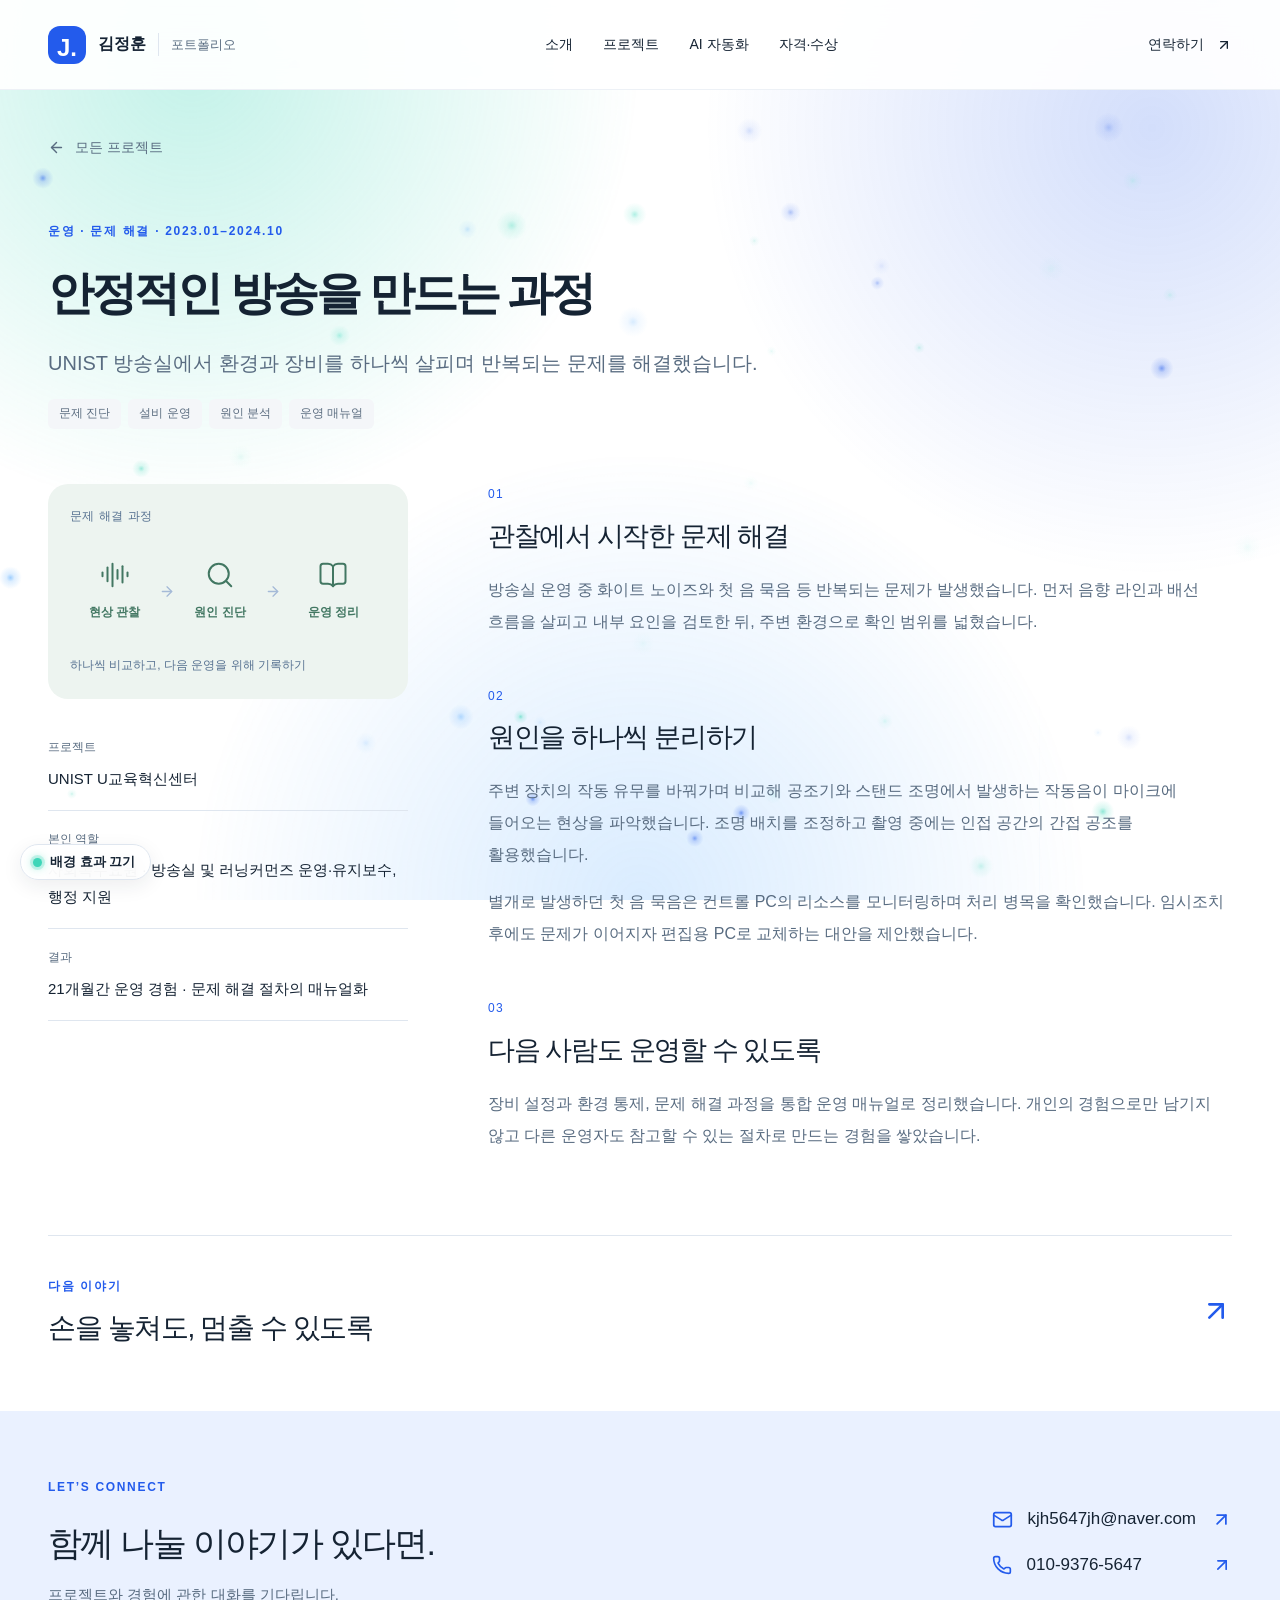
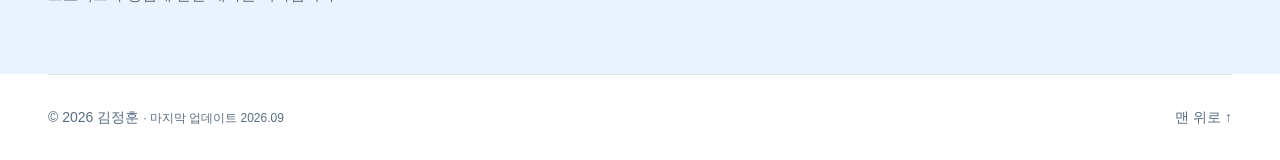
<file: projects/unist-studio/index.html>
<!doctype html>
<html lang="ko"><head><meta charset="utf-8"><meta name="viewport" content="width=device-width, initial-scale=1"><title>안정적인 방송을 만드는 과정 | 김정훈</title><meta name="description" content="UNIST 방송실에서 환경과 장비를 하나씩 살피며 반복되는 문제를 해결했습니다."><link rel="stylesheet" href="../../assets/style.css"><link rel="stylesheet" href="../../assets/fx.css"><script defer src="../../assets/site.js"></script><script defer src="../../assets/fx.js"></script></head><body><a class="skip-link" href="#main-content">본문으로 건너뛰기</a>
<header class="site-header"><a class="brand" href="../../#top" aria-label="김정훈 포트폴리오 홈"><span class="brand-mark">J.</span>김정훈<span class="brand-sub">포트폴리오</span></a><nav aria-label="주 메뉴"><a href="../../#about">소개</a><a href="../../#projects">프로젝트</a><a href="../../#ai-automation">AI 자동화</a><a href="../../#evidence">자격·수상</a></nav><a class="header-contact" href="../../#contact">연락하기 <svg xmlns="http://www.w3.org/2000/svg" width="16" height="16" viewBox="0 0 24 24" fill="none" stroke="currentColor" stroke-width="2" stroke-linecap="round" stroke-linejoin="round" class="lucide lucide-arrow-up-right" aria-hidden="true"><path d="M7 7h10v10"></path><path d="M7 17 17 7"></path></svg></a></header>
<div id="reading-progress" aria-hidden="true" style="transform: scaleX(0);"></div>
<div id="top"></div>
<main id="main-content" class="project-detail wrap"><a class="back-link" href="../../#projects"><svg xmlns="http://www.w3.org/2000/svg" width="17" height="17" viewBox="0 0 24 24" fill="none" stroke="currentColor" stroke-width="2" stroke-linecap="round" stroke-linejoin="round" class="lucide lucide-arrow-left" aria-hidden="true"><path d="m12 19-7-7 7-7"></path><path d="M19 12H5"></path></svg> 모든 프로젝트</a><div class="detail-heading"><p class="eyebrow">운영 · 문제 해결<!-- --> · <!-- -->2023.01–2024.10</p><h1>안정적인 방송을 만드는 과정</h1><p class="detail-lead">UNIST 방송실에서 환경과 장비를 하나씩 살피며 반복되는 문제를 해결했습니다.</p><div class="tags"><span>문제 진단</span><span>설비 운영</span><span>원인 분석</span><span>운영 매뉴얼</span></div></div><div class="detail-grid"><aside class="detail-summary"><div class="project-visual flow-visual studio"><span class="visual-label">문제 해결 과정</span><div class="flow-steps"><div class="flow-part"><div class="flow-node"><svg xmlns="http://www.w3.org/2000/svg" width="24" height="24" viewBox="0 0 24 24" fill="none" stroke="currentColor" stroke-width="2" stroke-linecap="round" stroke-linejoin="round" class="lucide lucide-audio-lines" aria-hidden="true"><path d="M2 10v3"></path><path d="M6 6v11"></path><path d="M10 3v18"></path><path d="M14 8v7"></path><path d="M18 5v13"></path><path d="M22 10v3"></path></svg><span>현상 관찰</span></div><svg xmlns="http://www.w3.org/2000/svg" width="17" height="17" viewBox="0 0 24 24" fill="none" stroke="currentColor" stroke-width="2" stroke-linecap="round" stroke-linejoin="round" class="lucide lucide-arrow-right flow-arrow" aria-hidden="true"><path d="M5 12h14"></path><path d="m12 5 7 7-7 7"></path></svg></div><div class="flow-part"><div class="flow-node"><svg xmlns="http://www.w3.org/2000/svg" width="24" height="24" viewBox="0 0 24 24" fill="none" stroke="currentColor" stroke-width="2" stroke-linecap="round" stroke-linejoin="round" class="lucide lucide-search" aria-hidden="true"><path d="m21 21-4.34-4.34"></path><circle cx="11" cy="11" r="8"></circle></svg><span>원인 진단</span></div><svg xmlns="http://www.w3.org/2000/svg" width="17" height="17" viewBox="0 0 24 24" fill="none" stroke="currentColor" stroke-width="2" stroke-linecap="round" stroke-linejoin="round" class="lucide lucide-arrow-right flow-arrow" aria-hidden="true"><path d="M5 12h14"></path><path d="m12 5 7 7-7 7"></path></svg></div><div class="flow-part"><div class="flow-node"><svg xmlns="http://www.w3.org/2000/svg" width="24" height="24" viewBox="0 0 24 24" fill="none" stroke="currentColor" stroke-width="2" stroke-linecap="round" stroke-linejoin="round" class="lucide lucide-book-open" aria-hidden="true"><path d="M12 5v16"></path><path d="M20.001 19A2 2 0 0022 17V5a2 2 0 00-1.999-2L16 3.002A5 5 0 0012 5a5 5 0 00-4-2H4a2 2 0 00-2 2v12a2 2 0 001.999 2H8a5 5 0 014 2 5 5 0 014-2z"></path></svg><span>운영 정리</span></div></div></div><span class="visual-foot">하나씩 비교하고, 다음 운영을 위해 기록하기</span></div><dl><div><dt>프로젝트</dt><dd>UNIST U교육혁신센터</dd></div><div><dt>본인 역할</dt><dd>사회복무요원 · 방송실 및 러닝커먼즈 운영·유지보수, 행정 지원</dd></div><div><dt>결과</dt><dd>21개월간 운영 경험 · 문제 해결 절차의 매뉴얼화</dd></div></dl></aside><div class="detail-story"><section data-reveal="true"><p class="section-number">0<!-- -->1</p><h2>관찰에서 시작한 문제 해결</h2><p>방송실 운영 중 화이트 노이즈와 첫 음 묵음 등 반복되는 문제가 발생했습니다. 먼저 음향 라인과 배선 흐름을 살피고 내부 요인을 검토한 뒤, 주변 환경으로 확인 범위를 넓혔습니다.</p></section><section data-reveal="true"><p class="section-number">0<!-- -->2</p><h2>원인을 하나씩 분리하기</h2><p>주변 장치의 작동 유무를 바꿔가며 비교해 공조기와 스탠드 조명에서 발생하는 작동음이 마이크에 들어오는 현상을 파악했습니다. 조명 배치를 조정하고 촬영 중에는 인접 공간의 간접 공조를 활용했습니다.</p><p>별개로 발생하던 첫 음 묵음은 컨트롤 PC의 리소스를 모니터링하며 처리 병목을 확인했습니다. 임시조치 후에도 문제가 이어지자 편집용 PC로 교체하는 대안을 제안했습니다.</p></section><section data-reveal="true" class="reveal-wait"><p class="section-number">0<!-- -->3</p><h2>다음 사람도 운영할 수 있도록</h2><p>장비 설정과 환경 통제, 문제 해결 과정을 통합 운영 매뉴얼로 정리했습니다. 개인의 경험으로만 남기지 않고 다른 운영자도 참고할 수 있는 절차로 만드는 경험을 쌓았습니다.</p></section></div></div><a class="next-project" href="../../projects/auto-stop/"><div><p class="eyebrow">다음 이야기</p><h2>손을 놓쳐도, 멈출 수 있도록</h2></div><svg xmlns="http://www.w3.org/2000/svg" width="32" height="32" viewBox="0 0 24 24" fill="none" stroke="currentColor" stroke-width="2" stroke-linecap="round" stroke-linejoin="round" class="lucide lucide-arrow-up-right" aria-hidden="true"><path d="M7 7h10v10"></path><path d="M7 17 17 7"></path></svg></a></main>
<section class="contact-band" id="contact"><div class="wrap contact-inner"><div><p class="eyebrow">LET’S CONNECT</p><h2>함께 나눌 이야기가 있다면.</h2><p>프로젝트와 경험에 관한 대화를 기다립니다.</p></div><div class="contact-links"><a href="mailto:kjh5647jh@naver.com"><svg xmlns="http://www.w3.org/2000/svg" width="21" height="21" viewBox="0 0 24 24" fill="none" stroke="currentColor" stroke-width="2" stroke-linecap="round" stroke-linejoin="round" class="lucide lucide-mail" aria-hidden="true"><path d="m22 7-8.991 5.727a2 2 0 0 1-2.009 0L2 7"></path><rect x="2" y="4" width="20" height="16" rx="2"></rect></svg><span>kjh5647jh@naver.com</span><svg xmlns="http://www.w3.org/2000/svg" width="21" height="21" viewBox="0 0 24 24" fill="none" stroke="currentColor" stroke-width="2" stroke-linecap="round" stroke-linejoin="round" class="lucide lucide-arrow-up-right" aria-hidden="true"><path d="M7 7h10v10"></path><path d="M7 17 17 7"></path></svg></a><a href="tel:+821093765647"><svg xmlns="http://www.w3.org/2000/svg" width="20" height="20" viewBox="0 0 24 24" fill="none" stroke="currentColor" stroke-width="2" stroke-linecap="round" stroke-linejoin="round" class="lucide lucide-phone" aria-hidden="true"><path d="M13.832 16.568a1 1 0 0 0 1.213-.303l.355-.465A2 2 0 0 1 17 15h3a2 2 0 0 1 2 2v3a2 2 0 0 1-2 2A18 18 0 0 1 2 4a2 2 0 0 1 2-2h3a2 2 0 0 1 2 2v3a2 2 0 0 1-.8 1.6l-.468.351a1 1 0 0 0-.292 1.233 14 14 0 0 0 6.392 6.384"></path></svg><span>010-9376-5647</span><svg xmlns="http://www.w3.org/2000/svg" width="20" height="20" viewBox="0 0 24 24" fill="none" stroke="currentColor" stroke-width="2" stroke-linecap="round" stroke-linejoin="round" class="lucide lucide-arrow-up-right" aria-hidden="true"><path d="M7 7h10v10"></path><path d="M7 17 17 7"></path></svg></a></div></div></section>
<footer class="wrap footer"><span>© 2026 김정훈 <span class="footer-note"> · 마지막 업데이트 2026.09</span></span><a href="#top">맨 위로 ↑</a></footer></body></html>
</file>
<file: assets/fx.css>
/* ── 배경 효과: 민트·블루 오로라 / 떠다니는 빛 입자 / 마우스 조명 ──
   fx.js가 레이어를 만들고, <html>에 .fx-on 클래스를 붙였을 때만 보입니다. */

:root {
  --fx-mint: 62, 214, 184;   /* 민트 */
  --fx-blue: 35, 91, 236;    /* 사이트 기본 파랑(#235bec) */
  --fx-sky: 86, 170, 255;    /* 하늘색 */
}

.fx-aurora,
.fx-particles,
.fx-spotlight {
  position: fixed;
  inset: 0;
  pointer-events: none;
  opacity: 0;
  transition: opacity .8s ease;
}

/* 본문 뒤에 깔리는 레이어 */
.fx-aurora,
.fx-particles { z-index: -1; }

.fx-on .fx-aurora,
.fx-on .fx-particles { opacity: 1; }

/* 오로라: 큰 원형 그라데이션 3개가 천천히 흘러다님 */
.fx-aurora { overflow: hidden; }
.fx-aurora i {
  position: absolute;
  width: 70vmax;
  height: 70vmax;
  border-radius: 50%;
  will-change: transform;
}
.fx-aurora i:nth-child(1) {
  top: -30vmax; left: -20vmax;
  background: radial-gradient(closest-side, rgba(var(--fx-mint), .30), rgba(var(--fx-mint), 0));
  animation: fx-drift-a 26s ease-in-out infinite alternate;
}
.fx-aurora i:nth-child(2) {
  top: -25vmax; right: -25vmax;
  background: radial-gradient(closest-side, rgba(var(--fx-blue), .20), rgba(var(--fx-blue), 0));
  animation: fx-drift-b 32s ease-in-out infinite alternate;
}
.fx-aurora i:nth-child(3) {
  bottom: -35vmax; left: 15vmax;
  background: radial-gradient(closest-side, rgba(var(--fx-sky), .22), rgba(var(--fx-sky), 0));
  animation: fx-drift-c 38s ease-in-out infinite alternate;
}
html:not(.fx-on) .fx-aurora i { animation-play-state: paused; }
@keyframes fx-drift-a { to { transform: translate(28vw, 22vh) scale(1.15) rotate(25deg); } }
@keyframes fx-drift-b { to { transform: translate(-30vw, 30vh) scale(.9) rotate(-20deg); } }
@keyframes fx-drift-c { to { transform: translate(22vw, -28vh) scale(1.2) rotate(15deg); } }

/* 마우스 조명: 본문 위에 아주 옅게 겹침 (글자 가독성 유지) */
.fx-spotlight {
  z-index: 25;
  mix-blend-mode: multiply;
  background: radial-gradient(
    420px circle at var(--fx-x, 50%) var(--fx-y, 40%),
    rgba(var(--fx-mint), .16),
    rgba(var(--fx-blue), .07) 45%,
    rgba(var(--fx-blue), 0) 70%
  );
}
.fx-on.fx-pointer .fx-spotlight { opacity: 1; }

/* 효과가 켜져 있을 때 넓은 띠 배경을 반투명하게 → 오로라가 비침 */
.fx-on .intro-band       { background: rgba(243, 247, 252, .72); }
.fx-on .skills-band      { background: rgba(244, 247, 252, .72); }
.fx-on .credentials-band { background: rgba(248, 250, 253, .72); }
.fx-on .automation-band  { background: rgba(255, 248, 239, .78); }

/* 효과 켜기/끄기 버튼 */
.fx-toggle {
  position: fixed;
  left: 20px;
  bottom: 20px;
  z-index: 40;
  display: inline-flex;
  align-items: center;
  gap: 8px;
  padding: 9px 15px 9px 12px;
  border: 1px solid var(--border, #dfe6ef);
  border-radius: 999px;
  background: rgba(255, 255, 255, .88);
  -webkit-backdrop-filter: blur(10px);
  backdrop-filter: blur(10px);
  color: var(--ink, #152333);
  font: 600 13px/1.2 Pretendard, "Noto Sans KR", "Malgun Gothic", sans-serif;
  box-shadow: 0 6px 20px rgba(21, 35, 51, .08);
  cursor: pointer;
  transition: transform .2s ease, box-shadow .2s ease;
}
.fx-toggle:hover { transform: translateY(-1px); box-shadow: 0 10px 26px rgba(21, 35, 51, .12); }
.fx-toggle:focus-visible { outline: 2px solid var(--ring, #235bec); outline-offset: 3px; }
.fx-toggle .fx-dot {
  width: 9px; height: 9px; border-radius: 50%;
  background: #b7c2cf;
  transition: background .3s ease, box-shadow .3s ease;
}
.fx-on .fx-toggle .fx-dot {
  background: rgb(var(--fx-mint));
  box-shadow: 0 0 0 3px rgba(var(--fx-mint), .22), 0 0 10px rgba(var(--fx-mint), .8);
}

@media (max-width: 640px) {
  .fx-toggle { left: 12px; bottom: 12px; padding: 8px 12px 8px 10px; font-size: 12px; }
  .fx-aurora i { width: 95vmax; height: 95vmax; }
}

@media print {
  .fx-aurora, .fx-particles, .fx-spotlight, .fx-toggle { display: none !important; }
}
</file>
